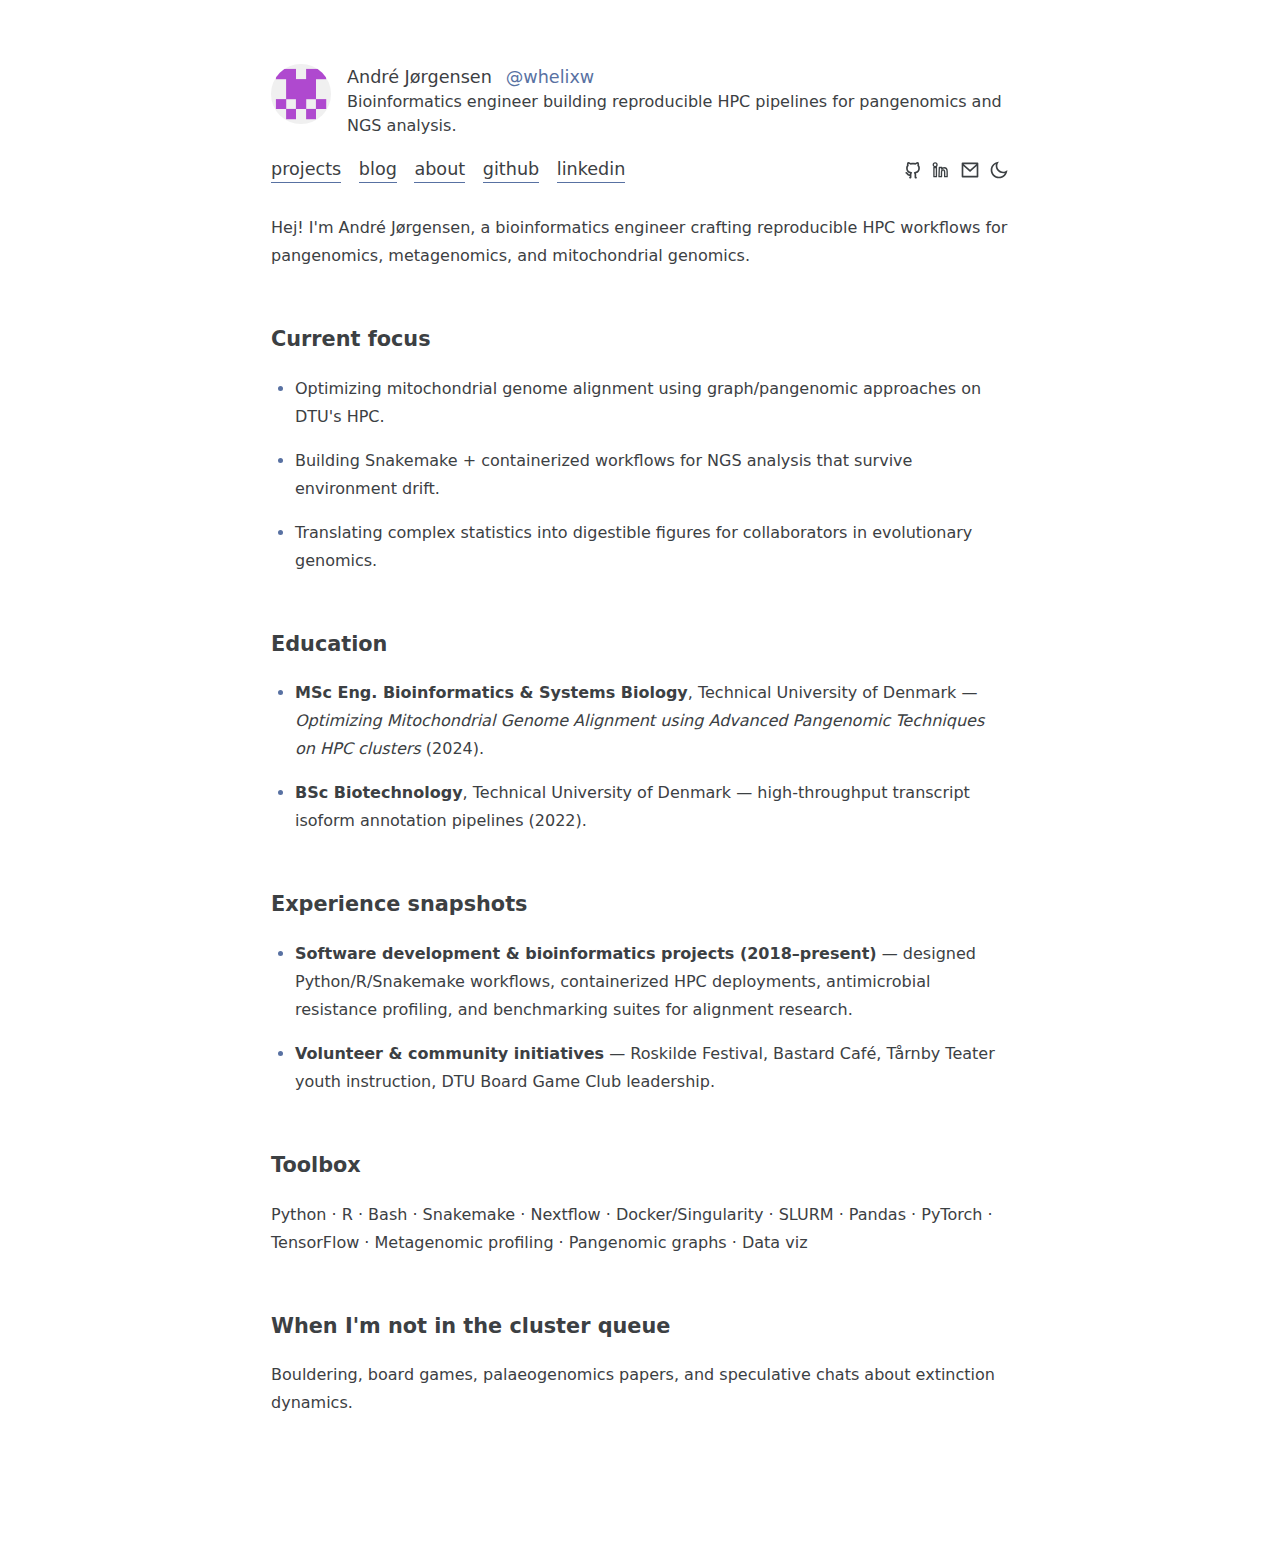
<file: index.html>
<!DOCTYPE html>

<html lang="en">

<head>
  <meta charset="utf-8">
  <meta name="viewport" content="width=device-width, initial-scale=1.0">
  <meta name="color-scheme" content="light dark">
  
  <meta name="description" content="Bioinformatics engineer focused on reproducible HPC pipelines, pangenomics, and NGS analysis.">

  <title>André Jørgensen — Bioinformatics</title>
  <link rel="icon" type="image/png" sizes="32x32" href="/img/favicon-32x32.png">
  <link rel="icon" type="image/png" sizes="16x16" href="/img/favicon-16x16.png">
  <link rel="apple-touch-icon" sizes="180x180" href="/img/apple-touch-icon.png">
  
  <style>

  /* light mode colors */
  body {
    --primary-color: #5871a2;
    --primary-pale-color: #5871a210;
    --text-color: #3C4043;
    --text-pale-color: #94969f;
    --bg-color: #ffffff; 
    --highlight-mark-color: #5f75b035;
  
    --callout-note-color: #5871a2;
    --callout-important-color: #8062b0;
    --callout-warning-color: #936e51;
    --callout-alert-color: #bc5252;
    --callout-question-color: #477389;
    --callout-tip-color: #3c8460;
  }

  /* dark mode colors */
  body.dark {
    --primary-color: #5d77ac;
    --primary-pale-color: #5d77ac20;
    --text-color: #9197a5;
    --text-pale-color: #747983;
    --bg-color: #202124;
    --highlight-mark-color: #5f75b035;

    --callout-note-color: #5d77ac;
    --callout-important-color: #8062b0;
    --callout-warning-color: #936e51;
    --callout-alert-color: #bc5252;
    --callout-question-color: #477389;
    --callout-tip-color: #3c8460;
  }

  /* typography */
  body {
    --main-font: ui-sans-serif, system-ui, -apple-system, BlinkMacSystemFont, "Segoe UI", Roboto, "Helvetica Neue", Arial, "Noto Sans", sans-serif, "Apple Color Emoji", "Segoe UI Emoji", "Segoe UI Symbol", "Noto Color Emoji";
    --code-font: ui-monospace, SFMono-Regular, Menlo, Monaco, Consolas, "Liberation Mono", "Courier New", monospace;
    --homepage-max-width: 768px;
    --main-max-width: 768px;
    --avatar-size: 60px;
    --icon-size: 20px;
    --homepage-font-size: 16px;
    --homepage-line-height: 1.75;
    --paragraph-font-size: 16px;
    --paragraph-line-height: 1.75;
    --aside-font-size: 15px;
    --img-border-radius: 0px;
    --callout-border-radius: 0px;
    --detail-border-radius: 0px;
    --dark-mode-img-brightness: 0.75;
    --dark-mode-chart-brightness: 0.75;
    --inline-code-border-radius: 2px;
    --inline-code-bg-color: var(--primary-pale-color);
    --block-code-border-radius: 0px;
    --block-code-border-color: var(--primary-color);
    --detail-border-color: var(--primary-color);
  }

</style>

  <link rel="stylesheet" href="/main.css">
  

<link id="hl" rel="stylesheet" type="text/css" href="/hl-light.css" />



  
</head>

<body class="homepage">
  <script>
    const theme = sessionStorage.getItem('theme');
    const match = window.matchMedia("(prefers-color-scheme: dark)").matches
    if ((theme && theme == 'dark') || (!theme && match)) {
      document.body.classList.add('dark');
      const hl = document.querySelector('link#hl');
      if (hl) hl.href = '/hl-dark.css';
    }
  </script>
  
<div id="wrapper">
  <main>
    <section id="info">
      <img src="img&#x2F;avatar.png" alt="avatar">
      <div id="text">
        <div>
          <span id="name">André Jørgensen</span>
          <span id="id">@whelixw</span>
          </div>
        <div id="bio"> Bioinformatics engineer building reproducible HPC pipelines for pangenomics and NGS analysis. </div>
      </div>
    </section>
    <section id="links">
      <div id="left">
        
        <a href="&#x2F;projects" class="instant">projects</a>
        
        <a href="&#x2F;blog" class="instant">blog</a>
        
        <a href="&#x2F;about" class="instant">about</a>
        
        <a href="https:&#x2F;&#x2F;github.com&#x2F;whelixw" target="_blank" rel='noreferrer noopener'>github</a>
        
        <a href="https:&#x2F;&#x2F;www.linkedin.com&#x2F;in&#x2F;andr%C3%A9-rosengaard-j%C3%B8rgensen" target="_blank" rel='noreferrer noopener'>linkedin</a>
        
      </div>
      <div id="right">
        
        <a href="https:&#x2F;&#x2F;github.com&#x2F;whelixw" aria-label="GitHub" target="_blank" rel='noreferrer noopener'>
          
          
          <svg xmlns="http://www.w3.org/2000/svg" viewBox="0 0 24 24" width="20" height="20"><path d="M5.88401 18.6531C5.58404 18.4523 5.32587 18.1972 5.0239 17.8366C4.91473 17.7062 4.47283 17.1521 4.55811 17.258C4.09533 16.6831 3.80296 16.4168 3.50156 16.3087C2.9817 16.1223 2.7114 15.5497 2.89784 15.0298C3.08428 14.51 3.65685 14.2397 4.17672 14.4261C4.92936 14.696 5.43847 15.1609 6.12425 16.0141C6.03025 15.8972 6.46364 16.4408 6.55731 16.5526C6.74784 16.7802 6.88732 16.918 6.99629 16.9909C7.20118 17.128 7.58451 17.1871 8.14709 17.1308C8.17065 16.7487 8.24136 16.378 8.34919 16.0355C5.38097 15.3101 3.70116 13.3949 3.70116 9.63947C3.70116 8.4006 4.0704 7.28368 4.75917 6.34756C4.5415 5.45368 4.57433 4.37259 5.06092 3.15611C5.1725 2.87715 5.40361 2.66314 5.69031 2.57328C5.77242 2.54949 5.81791 2.5389 5.89878 2.52648C6.70167 2.40319 7.83573 2.69681 9.31449 3.62311C10.181 3.41855 11.0885 3.31476 12.0012 3.31476C12.9129 3.31476 13.8196 3.41835 14.6854 3.62253C16.1619 2.68976 17.2986 2.39625 18.1072 2.52627C18.1919 2.53988 18.2645 2.55758 18.3249 2.57741C18.6059 2.66967 18.8316 2.88155 18.9414 3.15611C19.4279 4.37232 19.4608 5.45319 19.2433 6.34695C19.9342 7.28313 20.3012 8.39184 20.3012 9.63947C20.3012 13.3966 18.627 15.3046 15.6588 16.0318C15.7837 16.4467 15.8496 16.9103 15.8496 17.4118C15.8496 18.0763 15.8471 18.7108 15.8424 19.4223C15.8412 19.6124 15.8397 19.8156 15.8375 20.1279C16.2129 20.2107 16.5229 20.5074 16.6031 20.9086C16.7114 21.4502 16.3602 21.977 15.8186 22.0853C14.6794 22.3132 13.8353 21.5535 13.8353 20.5608C13.8353 20.4705 13.836 20.3414 13.8375 20.1142C13.8398 19.8012 13.8412 19.5987 13.8425 19.4092C13.8471 18.7017 13.8496 18.0714 13.8496 17.4118C13.8496 16.7145 13.6664 16.26 13.4237 16.0508C12.7627 15.481 13.0977 14.3971 13.965 14.2996C16.9314 13.9663 18.3012 12.8174 18.3012 9.63947C18.3012 8.68484 17.9893 7.89547 17.3881 7.23534C17.1301 6.95209 17.0567 6.54634 17.199 6.19062C17.3647 5.77639 17.4354 5.2336 17.2941 4.57678L17.2847 4.57944C16.7928 4.71861 16.1744 5.01956 15.4261 5.52826C15.182 5.69413 14.8772 5.74377 14.5932 5.66388C13.7729 5.43319 12.8913 5.31476 12.0012 5.31476C11.111 5.31476 10.2294 5.43319 9.40916 5.66388C9.12662 5.74335 8.82344 5.69468 8.57997 5.53077C7.8274 5.02414 7.2056 4.72355 6.71079 4.58352C6.56735 5.23672 6.63814 5.77758 6.80336 6.19062C6.94565 6.54634 6.87219 6.95209 6.61423 7.23534C6.01715 7.89096 5.70116 8.69352 5.70116 9.63947C5.70116 12.8114 7.07225 13.9681 10.023 14.2996C10.8883 14.3969 11.2246 15.4767 10.5675 16.048C10.3751 16.2153 10.1384 16.7799 10.1384 17.4118V20.5608C10.1384 21.5472 9.30356 22.2866 8.17878 22.0898C7.63476 21.9946 7.27093 21.4764 7.36613 20.9324C7.43827 20.5201 7.75331 20.2114 8.13841 20.1274V19.1379C7.22829 19.1991 6.47656 19.0496 5.88401 18.6531Z" fill="currentColor"></path></svg>
        </a>
        
        <a href="https:&#x2F;&#x2F;www.linkedin.com&#x2F;in&#x2F;andr%C3%A9-rosengaard-j%C3%B8rgensen" aria-label="LinkedIn" target="_blank" rel='noreferrer noopener'>
          
          
          <svg xmlns="http://www.w3.org/2000/svg" viewBox="0 0 24 24" fill="none" stroke="currentColor" stroke-width="1.6" stroke-linecap="round" stroke-linejoin="round">
  <path d="M4.98 3.5a2.25 2.25 0 11-.01 4.5 2.25 2.25 0 01.01-4.5z" />
  <path d="M3.5 9h3v11h-3z" />
  <path d="M10 9h2.9v1.8h.04c.4-.75 1.38-1.54 2.84-1.54 3.04 0 3.6 2 3.6 4.59V20h-3v-5.27c0-1.26-.02-2.88-1.76-2.88-1.76 0-2.03 1.38-2.03 2.8V20h-3z" />
</svg>

        </a>
        
        <a href="mailto:andrerosenj@gmail.com" aria-label="Email" target="_blank" rel='noreferrer noopener'>
          
          
          <svg xmlns="http://www.w3.org/2000/svg" viewBox="0 0 24 24" width="20" height="20"><path d="M3 3H21C21.5523 3 22 3.44772 22 4V20C22 20.5523 21.5523 21 21 21H3C2.44772 21 2 20.5523 2 20V4C2 3.44772 2.44772 3 3 3ZM20 7.23792L12.0718 14.338L4 7.21594V19H20V7.23792ZM4.51146 5L12.0619 11.662L19.501 5H4.51146Z" fill="currentColor"></path></svg>
        </a>
        
        
        
        <button id="theme-toggle" aria-label="theme switch" data-moon-icon="&lt;svg xmlns=&quot;http:&#x2F;&#x2F;www.w3.org&#x2F;2000&#x2F;svg&quot; viewBox=&quot;0 0 24 24&quot; width=&quot;20&quot; height=&quot;20&quot;&gt;&lt;path d=&quot;M10 7C10 10.866 13.134 14 17 14C18.9584 14 20.729 13.1957 21.9995 11.8995C22 11.933 22 11.9665 22 12C22 17.5228 17.5228 22 12 22C6.47715 22 2 17.5228 2 12C2 6.47715 6.47715 2 12 2C12.0335 2 12.067 2 12.1005 2.00049C10.8043 3.27098 10 5.04157 10 7ZM4 12C4 16.4183 7.58172 20 12 20C15.0583 20 17.7158 18.2839 19.062 15.7621C18.3945 15.9187 17.7035 16 17 16C12.0294 16 8 11.9706 8 7C8 6.29648 8.08133 5.60547 8.2379 4.938C5.71611 6.28423 4 8.9417 4 12Z&quot; fill=&quot;currentColor&quot;&gt;&lt;&#x2F;path&gt;&lt;&#x2F;svg&gt;" data-sun-icon="&lt;svg xmlns=&quot;http:&#x2F;&#x2F;www.w3.org&#x2F;2000&#x2F;svg&quot; viewBox=&quot;0 0 24 24&quot; width=&quot;20&quot; height=&quot;20&quot;&gt;&lt;path d=&quot;M12 18C8.68629 18 6 15.3137 6 12C6 8.68629 8.68629 6 12 6C15.3137 6 18 8.68629 18 12C18 15.3137 15.3137 18 12 18ZM12 16C14.2091 16 16 14.2091 16 12C16 9.79086 14.2091 8 12 8C9.79086 8 8 9.79086 8 12C8 14.2091 9.79086 16 12 16ZM11 1H13V4H11V1ZM11 20H13V23H11V20ZM3.51472 4.92893L4.92893 3.51472L7.05025 5.63604L5.63604 7.05025L3.51472 4.92893ZM16.9497 18.364L18.364 16.9497L20.4853 19.0711L19.0711 20.4853L16.9497 18.364ZM19.0711 3.51472L20.4853 4.92893L18.364 7.05025L16.9497 5.63604L19.0711 3.51472ZM5.63604 16.9497L7.05025 18.364L4.92893 20.4853L3.51472 19.0711L5.63604 16.9497ZM23 11V13H20V11H23ZM4 11V13H1V11H4Z&quot; fill=&quot;currentColor&quot;&gt;&lt;&#x2F;path&gt;&lt;&#x2F;svg&gt;">
          <svg xmlns="http://www.w3.org/2000/svg" viewBox="0 0 24 24" width="20" height="20"><path d="M10 7C10 10.866 13.134 14 17 14C18.9584 14 20.729 13.1957 21.9995 11.8995C22 11.933 22 11.9665 22 12C22 17.5228 17.5228 22 12 22C6.47715 22 2 17.5228 2 12C2 6.47715 6.47715 2 12 2C12.0335 2 12.067 2 12.1005 2.00049C10.8043 3.27098 10 5.04157 10 7ZM4 12C4 16.4183 7.58172 20 12 20C15.0583 20 17.7158 18.2839 19.062 15.7621C18.3945 15.9187 17.7035 16 17 16C12.0294 16 8 11.9706 8 7C8 6.29648 8.08133 5.60547 8.2379 4.938C5.71611 6.28423 4 8.9417 4 12Z" fill="currentColor"></path></svg>
        </button>
      </div>
    </section>
    
      <section id="brief" class="prose">
        <p>Hej! I'm André Jørgensen, a bioinformatics engineer crafting reproducible HPC workflows for pangenomics, metagenomics, and mitochondrial genomics.</p>
<h2 id="current-focus">Current focus</h2>
<ul>
<li>Optimizing mitochondrial genome alignment using graph/pangenomic approaches on DTU's HPC.</li>
<li>Building Snakemake + containerized workflows for NGS analysis that survive environment drift.</li>
<li>Translating complex statistics into digestible figures for collaborators in evolutionary genomics.</li>
</ul>
<h2 id="education">Education</h2>
<ul>
<li><strong>MSc Eng. Bioinformatics &amp; Systems Biology</strong>, Technical University of Denmark — <em>Optimizing Mitochondrial Genome Alignment using Advanced Pangenomic Techniques on HPC clusters</em> (2024).</li>
<li><strong>BSc Biotechnology</strong>, Technical University of Denmark — high-throughput transcript isoform annotation pipelines (2022).</li>
</ul>
<h2 id="experience-snapshots">Experience snapshots</h2>
<ul>
<li><strong>Software development &amp; bioinformatics projects (2018–present)</strong> — designed Python/R/Snakemake workflows, containerized HPC deployments, antimicrobial resistance profiling, and benchmarking suites for alignment research.</li>
<li><strong>Volunteer &amp; community initiatives</strong> — Roskilde Festival, Bastard Café, Tårnby Teater youth instruction, DTU Board Game Club leadership.</li>
</ul>
<h2 id="toolbox">Toolbox</h2>
<p>Python · R · Bash · Snakemake · Nextflow · Docker/Singularity · SLURM · Pandas · PyTorch · TensorFlow · Metagenomic profiling · Pangenomic graphs · Data viz</p>
<h2 id="when-i-m-not-in-the-cluster-queue">When I'm not in the cluster queue</h2>
<p>Bouldering, board games, palaeogenomics papers, and speculative chats about extinction dynamics.</p>
      </section>
    
  </main>
</div>

  
<script src="/js/lightense.min.js"></script>


  <script src="/js/main.js"></script>
</body>

</html>
</file>
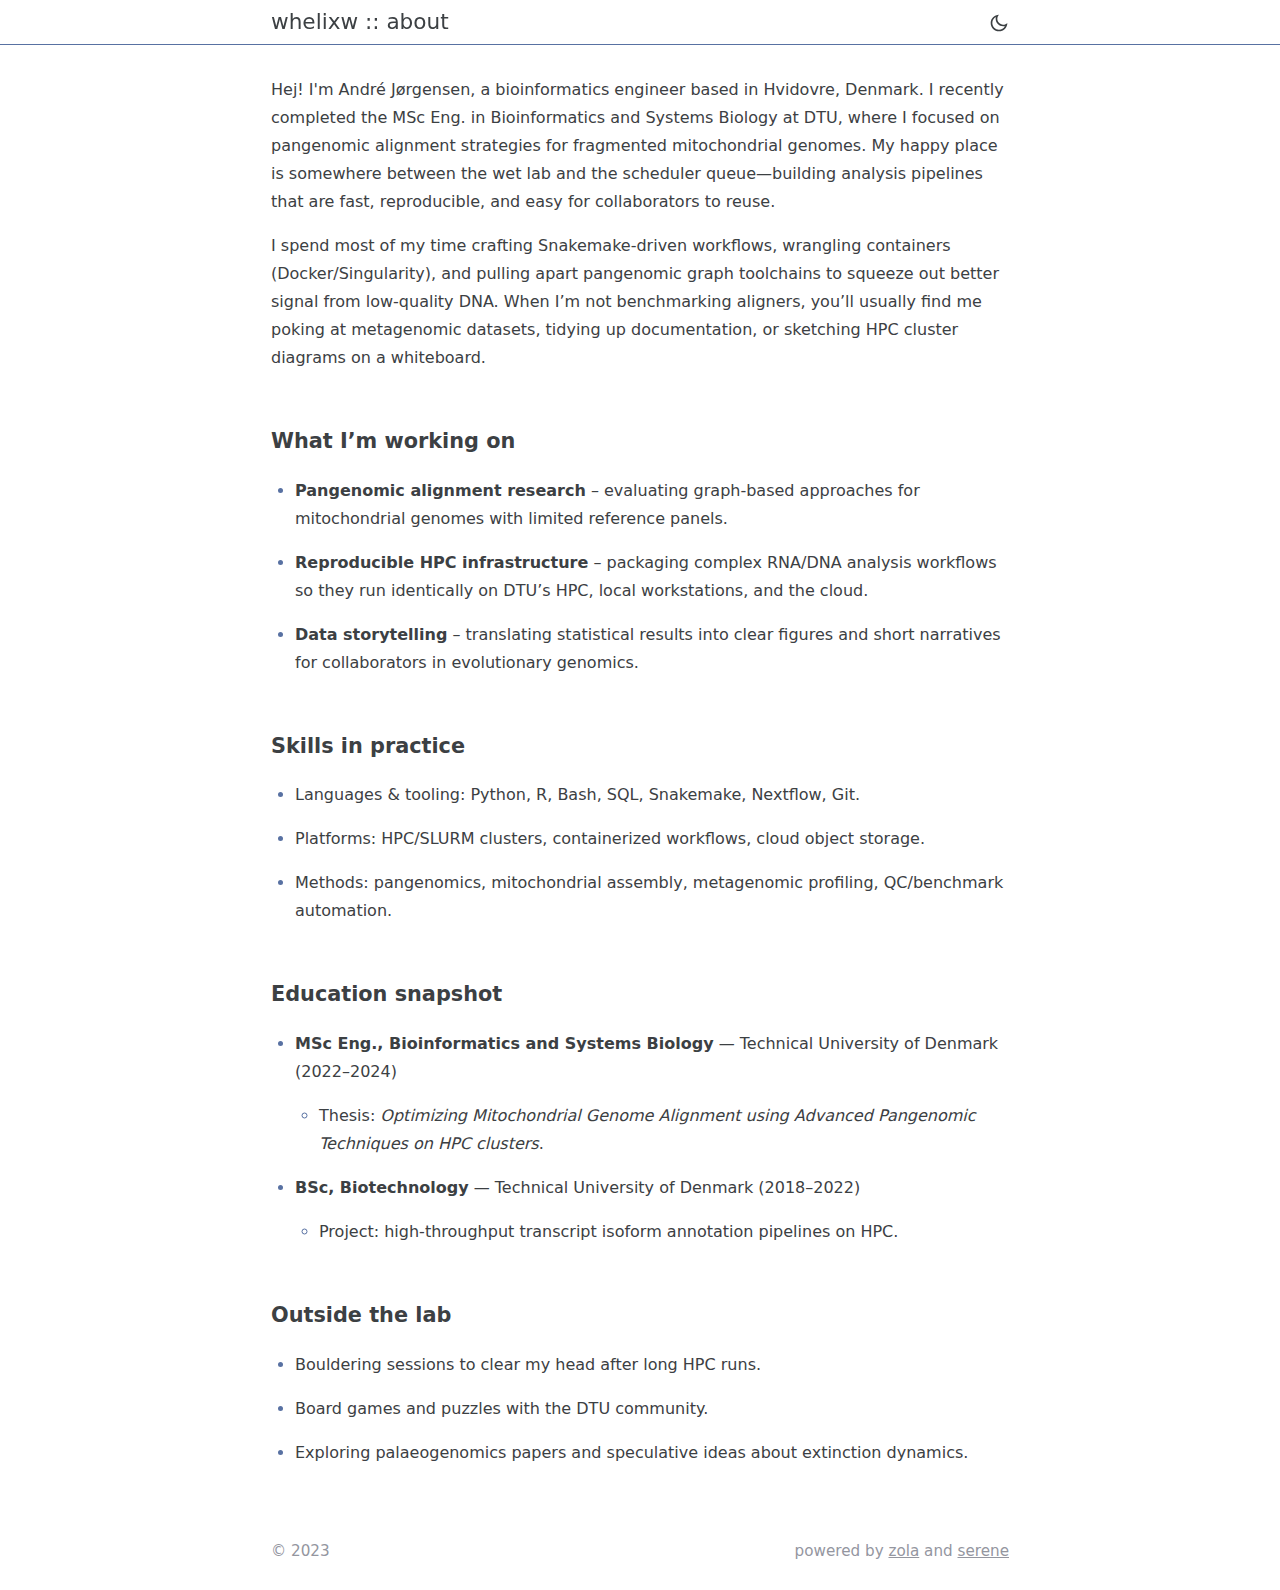
<file: about/index.html>
<!DOCTYPE html>

<html lang="en">

<head>
  <meta charset="utf-8">
  <meta name="viewport" content="width=device-width, initial-scale=1.0">
  <meta name="color-scheme" content="light dark">
  
  <meta name="description" content="How I approach bioinformatics, HPC, and collaborative science.">

  <title>About</title>
  <link rel="icon" type="image/png" sizes="32x32" href="/img/favicon-32x32.png">
  <link rel="icon" type="image/png" sizes="16x16" href="/img/favicon-16x16.png">
  <link rel="apple-touch-icon" sizes="180x180" href="/img/apple-touch-icon.png">
  
  <style>

  /* light mode colors */
  body {
    --primary-color: #5871a2;
    --primary-pale-color: #5871a210;
    --text-color: #3C4043;
    --text-pale-color: #94969f;
    --bg-color: #ffffff; 
    --highlight-mark-color: #5f75b035;
  
    --callout-note-color: #5871a2;
    --callout-important-color: #8062b0;
    --callout-warning-color: #936e51;
    --callout-alert-color: #bc5252;
    --callout-question-color: #477389;
    --callout-tip-color: #3c8460;
  }

  /* dark mode colors */
  body.dark {
    --primary-color: #5d77ac;
    --primary-pale-color: #5d77ac20;
    --text-color: #9197a5;
    --text-pale-color: #747983;
    --bg-color: #202124;
    --highlight-mark-color: #5f75b035;

    --callout-note-color: #5d77ac;
    --callout-important-color: #8062b0;
    --callout-warning-color: #936e51;
    --callout-alert-color: #bc5252;
    --callout-question-color: #477389;
    --callout-tip-color: #3c8460;
  }

  /* typography */
  body {
    --main-font: ui-sans-serif, system-ui, -apple-system, BlinkMacSystemFont, "Segoe UI", Roboto, "Helvetica Neue", Arial, "Noto Sans", sans-serif, "Apple Color Emoji", "Segoe UI Emoji", "Segoe UI Symbol", "Noto Color Emoji";
    --code-font: ui-monospace, SFMono-Regular, Menlo, Monaco, Consolas, "Liberation Mono", "Courier New", monospace;
    --homepage-max-width: 768px;
    --main-max-width: 768px;
    --avatar-size: 60px;
    --icon-size: 20px;
    --homepage-font-size: 16px;
    --homepage-line-height: 1.75;
    --paragraph-font-size: 16px;
    --paragraph-line-height: 1.75;
    --aside-font-size: 15px;
    --img-border-radius: 0px;
    --callout-border-radius: 0px;
    --detail-border-radius: 0px;
    --dark-mode-img-brightness: 0.75;
    --dark-mode-chart-brightness: 0.75;
    --inline-code-border-radius: 2px;
    --inline-code-bg-color: var(--primary-pale-color);
    --block-code-border-radius: 0px;
    --block-code-border-color: var(--primary-color);
    --detail-border-color: var(--primary-color);
  }

</style>

  <link rel="stylesheet" href="/main.css">
  

<link id="hl" rel="stylesheet" type="text/css" href="/hl-light.css" />



  
</head>

<body class="prose-page">
  <script>
    const theme = sessionStorage.getItem('theme');
    const match = window.matchMedia("(prefers-color-scheme: dark)").matches
    if ((theme && theme == 'dark') || (!theme && match)) {
      document.body.classList.add('dark');
      const hl = document.querySelector('link#hl');
      if (hl) hl.href = '/hl-dark.css';
    }
  </script>
  
<header  class="blur" >
  <div id="header-wrapper">
    <nav>
      <a class="instant" href="/">whelixw</a>
      
        <button id="toggler" class="separator" aria-label="toggle expand">::</button>
      
      
        <span class="wrap left fold">{</span>
        
        
          
        
          
        
        
        
          
          
            
          
          <a class="instant fold" href="&#x2F;projects">projects</a>
          <span class="wrap-separator fold">,</span>
        
          
          
            
          
          <a class="instant fold" href="&#x2F;blog">blog</a>
          <span class="wrap-separator fold">,</span>
        
          
          
          <a class="instant " href="&#x2F;about">about</a>
          
        
        <span class="wrap right fold">} ;</span>
      
    </nav>
    <div id="btns">
      
      
      

      

      
      
      <button id="theme-toggle" aria-label="theme switch" data-moon-icon="&lt;svg xmlns=&quot;http:&#x2F;&#x2F;www.w3.org&#x2F;2000&#x2F;svg&quot; viewBox=&quot;0 0 24 24&quot; width=&quot;20&quot; height=&quot;20&quot;&gt;&lt;path d=&quot;M10 7C10 10.866 13.134 14 17 14C18.9584 14 20.729 13.1957 21.9995 11.8995C22 11.933 22 11.9665 22 12C22 17.5228 17.5228 22 12 22C6.47715 22 2 17.5228 2 12C2 6.47715 6.47715 2 12 2C12.0335 2 12.067 2 12.1005 2.00049C10.8043 3.27098 10 5.04157 10 7ZM4 12C4 16.4183 7.58172 20 12 20C15.0583 20 17.7158 18.2839 19.062 15.7621C18.3945 15.9187 17.7035 16 17 16C12.0294 16 8 11.9706 8 7C8 6.29648 8.08133 5.60547 8.2379 4.938C5.71611 6.28423 4 8.9417 4 12Z&quot; fill=&quot;currentColor&quot;&gt;&lt;&#x2F;path&gt;&lt;&#x2F;svg&gt;" data-sun-icon="&lt;svg xmlns=&quot;http:&#x2F;&#x2F;www.w3.org&#x2F;2000&#x2F;svg&quot; viewBox=&quot;0 0 24 24&quot; width=&quot;20&quot; height=&quot;20&quot;&gt;&lt;path d=&quot;M12 18C8.68629 18 6 15.3137 6 12C6 8.68629 8.68629 6 12 6C15.3137 6 18 8.68629 18 12C18 15.3137 15.3137 18 12 18ZM12 16C14.2091 16 16 14.2091 16 12C16 9.79086 14.2091 8 12 8C9.79086 8 8 9.79086 8 12C8 14.2091 9.79086 16 12 16ZM11 1H13V4H11V1ZM11 20H13V23H11V20ZM3.51472 4.92893L4.92893 3.51472L7.05025 5.63604L5.63604 7.05025L3.51472 4.92893ZM16.9497 18.364L18.364 16.9497L20.4853 19.0711L19.0711 20.4853L16.9497 18.364ZM19.0711 3.51472L20.4853 4.92893L18.364 7.05025L16.9497 5.63604L19.0711 3.51472ZM5.63604 16.9497L7.05025 18.364L4.92893 20.4853L3.51472 19.0711L5.63604 16.9497ZM23 11V13H20V11H23ZM4 11V13H1V11H4Z&quot; fill=&quot;currentColor&quot;&gt;&lt;&#x2F;path&gt;&lt;&#x2F;svg&gt;">
        <svg xmlns="http://www.w3.org/2000/svg" viewBox="0 0 24 24" width="20" height="20"><path d="M10 7C10 10.866 13.134 14 17 14C18.9584 14 20.729 13.1957 21.9995 11.8995C22 11.933 22 11.9665 22 12C22 17.5228 17.5228 22 12 22C6.47715 22 2 17.5228 2 12C2 6.47715 6.47715 2 12 2C12.0335 2 12.067 2 12.1005 2.00049C10.8043 3.27098 10 5.04157 10 7ZM4 12C4 16.4183 7.58172 20 12 20C15.0583 20 17.7158 18.2839 19.062 15.7621C18.3945 15.9187 17.7035 16 17 16C12.0294 16 8 11.9706 8 7C8 6.29648 8.08133 5.60547 8.2379 4.938C5.71611 6.28423 4 8.9417 4 12Z" fill="currentColor"></path></svg>
      </button>

      
    </div>
  </div>
</header>



<div id="wrapper">
  <main>
    <div>
      
      
      
      <article class="prose" data-backlink-icon="&lt;svg xmlns=&quot;http:&#x2F;&#x2F;www.w3.org&#x2F;2000&#x2F;svg&quot; viewBox=&quot;0 0 24 24&quot; width=&quot;20&quot; height=&quot;20&quot;&gt;&lt;path d=&quot;M9.41421 8L18.0208 16.6066L16.6066 18.0208L8 9.41421V17H6V6H17V8H9.41421Z&quot; fill=&quot;currentColor&quot;&gt;&lt;&#x2F;path&gt;&lt;&#x2F;svg&gt;">
        <p>Hej! I'm André Jørgensen, a bioinformatics engineer based in Hvidovre, Denmark. I recently completed the MSc Eng. in Bioinformatics and Systems Biology at DTU, where I focused on pangenomic alignment strategies for fragmented mitochondrial genomes. My happy place is somewhere between the wet lab and the scheduler queue—building analysis pipelines that are fast, reproducible, and easy for collaborators to reuse.</p>
<p>I spend most of my time crafting Snakemake-driven workflows, wrangling containers (Docker/Singularity), and pulling apart pangenomic graph toolchains to squeeze out better signal from low-quality DNA. When I’m not benchmarking aligners, you’ll usually find me poking at metagenomic datasets, tidying up documentation, or sketching HPC cluster diagrams on a whiteboard.</p>
<h2 id="what-i-m-working-on">What I’m working on</h2>
<ul>
<li><strong>Pangenomic alignment research</strong> – evaluating graph-based approaches for mitochondrial genomes with limited reference panels.</li>
<li><strong>Reproducible HPC infrastructure</strong> – packaging complex RNA/DNA analysis workflows so they run identically on DTU’s HPC, local workstations, and the cloud.</li>
<li><strong>Data storytelling</strong> – translating statistical results into clear figures and short narratives for collaborators in evolutionary genomics.</li>
</ul>
<h2 id="skills-in-practice">Skills in practice</h2>
<ul>
<li>Languages &amp; tooling: Python, R, Bash, SQL, Snakemake, Nextflow, Git.</li>
<li>Platforms: HPC/SLURM clusters, containerized workflows, cloud object storage.</li>
<li>Methods: pangenomics, mitochondrial assembly, metagenomic profiling, QC/benchmark automation.</li>
</ul>
<h2 id="education-snapshot">Education snapshot</h2>
<ul>
<li><strong>MSc Eng., Bioinformatics and Systems Biology</strong> — Technical University of Denmark (2022–2024)
<ul>
<li>Thesis: <em>Optimizing Mitochondrial Genome Alignment using Advanced Pangenomic Techniques on HPC clusters</em>.</li>
</ul>
</li>
<li><strong>BSc, Biotechnology</strong> — Technical University of Denmark (2018–2022)
<ul>
<li>Project: high-throughput transcript isoform annotation pipelines on HPC.</li>
</ul>
</li>
</ul>
<h2 id="outside-the-lab">Outside the lab</h2>
<ul>
<li>Bouldering sessions to clear my head after long HPC runs.</li>
<li>Board games and puzzles with the DTU community.</li>
<li>Exploring palaeogenomics papers and speculative ideas about extinction dynamics.</li>
</ul>

      </article>

      
      
    </div>

    <footer>
  <div class="copyright">
    <p>© 2023 <your-name></p>

  </div>
  
  <div class="credits">
    powered by
    <a href="https://www.getzola.org" target="_blank" rel='noreferrer noopener'>zola</a>
    and
    <a href="https://github.com/isunjn/serene" target="_blank" rel='noreferrer noopener'>serene</a>
  </div>
  
</footer>
  </main>
</div>

  
<script src="/js/lightense.min.js"></script>


  <script src="/js/main.js"></script>
</body>

</html>
</file>
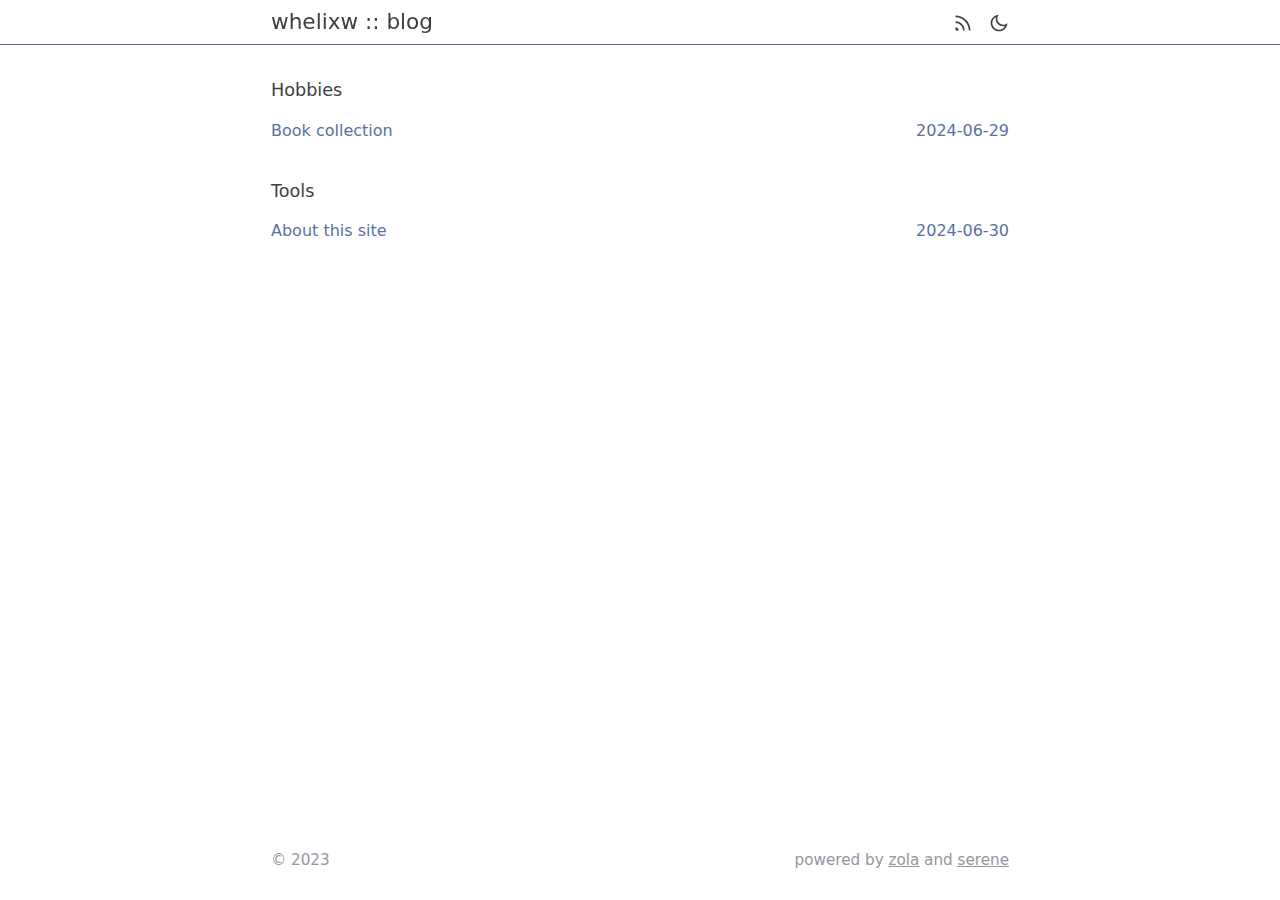
<file: blog/index.html>
<!DOCTYPE html>

<html lang="en">

<head>
  <meta charset="utf-8">
  <meta name="viewport" content="width=device-width, initial-scale=1.0">
  <meta name="color-scheme" content="light dark">
  
  <meta name="description" content="My blog site.">

  <title>My Blog</title>
  <link rel="icon" type="image/png" sizes="32x32" href="/img/favicon-32x32.png">
  <link rel="icon" type="image/png" sizes="16x16" href="/img/favicon-16x16.png">
  <link rel="apple-touch-icon" sizes="180x180" href="/img/apple-touch-icon.png">
  
  <style>

  /* light mode colors */
  body {
    --primary-color: #5871a2;
    --primary-pale-color: #5871a210;
    --text-color: #3C4043;
    --text-pale-color: #94969f;
    --bg-color: #ffffff; 
    --highlight-mark-color: #5f75b035;
  
    --callout-note-color: #5871a2;
    --callout-important-color: #8062b0;
    --callout-warning-color: #936e51;
    --callout-alert-color: #bc5252;
    --callout-question-color: #477389;
    --callout-tip-color: #3c8460;
  }

  /* dark mode colors */
  body.dark {
    --primary-color: #5d77ac;
    --primary-pale-color: #5d77ac20;
    --text-color: #9197a5;
    --text-pale-color: #747983;
    --bg-color: #202124;
    --highlight-mark-color: #5f75b035;

    --callout-note-color: #5d77ac;
    --callout-important-color: #8062b0;
    --callout-warning-color: #936e51;
    --callout-alert-color: #bc5252;
    --callout-question-color: #477389;
    --callout-tip-color: #3c8460;
  }

  /* typography */
  body {
    --main-font: ui-sans-serif, system-ui, -apple-system, BlinkMacSystemFont, "Segoe UI", Roboto, "Helvetica Neue", Arial, "Noto Sans", sans-serif, "Apple Color Emoji", "Segoe UI Emoji", "Segoe UI Symbol", "Noto Color Emoji";
    --code-font: ui-monospace, SFMono-Regular, Menlo, Monaco, Consolas, "Liberation Mono", "Courier New", monospace;
    --homepage-max-width: 768px;
    --main-max-width: 768px;
    --avatar-size: 60px;
    --icon-size: 20px;
    --homepage-font-size: 16px;
    --homepage-line-height: 1.75;
    --paragraph-font-size: 16px;
    --paragraph-line-height: 1.75;
    --aside-font-size: 15px;
    --img-border-radius: 0px;
    --callout-border-radius: 0px;
    --detail-border-radius: 0px;
    --dark-mode-img-brightness: 0.75;
    --dark-mode-chart-brightness: 0.75;
    --inline-code-border-radius: 2px;
    --inline-code-bg-color: var(--primary-pale-color);
    --block-code-border-radius: 0px;
    --block-code-border-color: var(--primary-color);
    --detail-border-color: var(--primary-color);
  }

</style>

  <link rel="stylesheet" href="/main.css">
  
  
</head>

<body class="blog">
  <script>
    const theme = sessionStorage.getItem('theme');
    const match = window.matchMedia("(prefers-color-scheme: dark)").matches
    if ((theme && theme == 'dark') || (!theme && match)) {
      document.body.classList.add('dark');
      const hl = document.querySelector('link#hl');
      if (hl) hl.href = '/hl-dark.css';
    }
  </script>
  
<header  class="blur" >
  <div id="header-wrapper">
    <nav>
      <a class="instant" href="/">whelixw</a>
      
        <button id="toggler" class="separator" aria-label="toggle expand">::</button>
      
      
        <span class="wrap left fold">{</span>
        
        
          
        
          
        
        
        
          
          
            
          
          <a class="instant fold" href="&#x2F;projects">projects</a>
          <span class="wrap-separator fold">,</span>
        
          
          
          <a class="instant " href="&#x2F;blog">blog</a>
          <span class="wrap-separator fold">,</span>
        
          
          
            
          
          <a class="instant fold" href="&#x2F;about">about</a>
          
        
        <span class="wrap right fold">} ;</span>
      
    </nav>
    <div id="btns">
      
      
      

      
      
      
        
      
      
      <a id="rss-btn" href="&#x2F;blog&#x2F;atom.xml" aria-label="rss feed"><svg xmlns="http://www.w3.org/2000/svg" viewBox="0 0 24 24" width="20" height="20"><path d="M3 17C5.20914 17 7 18.7909 7 21H3V17ZM3 10C9.07513 10 14 14.9249 14 21H12C12 16.0294 7.97056 12 3 12V10ZM3 3C12.9411 3 21 11.0589 21 21H19C19 12.1634 11.8366 5 3 5V3Z" fill="currentColor"></path></svg></a>
      
      

      
      
      <button id="theme-toggle" aria-label="theme switch" data-moon-icon="&lt;svg xmlns=&quot;http:&#x2F;&#x2F;www.w3.org&#x2F;2000&#x2F;svg&quot; viewBox=&quot;0 0 24 24&quot; width=&quot;20&quot; height=&quot;20&quot;&gt;&lt;path d=&quot;M10 7C10 10.866 13.134 14 17 14C18.9584 14 20.729 13.1957 21.9995 11.8995C22 11.933 22 11.9665 22 12C22 17.5228 17.5228 22 12 22C6.47715 22 2 17.5228 2 12C2 6.47715 6.47715 2 12 2C12.0335 2 12.067 2 12.1005 2.00049C10.8043 3.27098 10 5.04157 10 7ZM4 12C4 16.4183 7.58172 20 12 20C15.0583 20 17.7158 18.2839 19.062 15.7621C18.3945 15.9187 17.7035 16 17 16C12.0294 16 8 11.9706 8 7C8 6.29648 8.08133 5.60547 8.2379 4.938C5.71611 6.28423 4 8.9417 4 12Z&quot; fill=&quot;currentColor&quot;&gt;&lt;&#x2F;path&gt;&lt;&#x2F;svg&gt;" data-sun-icon="&lt;svg xmlns=&quot;http:&#x2F;&#x2F;www.w3.org&#x2F;2000&#x2F;svg&quot; viewBox=&quot;0 0 24 24&quot; width=&quot;20&quot; height=&quot;20&quot;&gt;&lt;path d=&quot;M12 18C8.68629 18 6 15.3137 6 12C6 8.68629 8.68629 6 12 6C15.3137 6 18 8.68629 18 12C18 15.3137 15.3137 18 12 18ZM12 16C14.2091 16 16 14.2091 16 12C16 9.79086 14.2091 8 12 8C9.79086 8 8 9.79086 8 12C8 14.2091 9.79086 16 12 16ZM11 1H13V4H11V1ZM11 20H13V23H11V20ZM3.51472 4.92893L4.92893 3.51472L7.05025 5.63604L5.63604 7.05025L3.51472 4.92893ZM16.9497 18.364L18.364 16.9497L20.4853 19.0711L19.0711 20.4853L16.9497 18.364ZM19.0711 3.51472L20.4853 4.92893L18.364 7.05025L16.9497 5.63604L19.0711 3.51472ZM5.63604 16.9497L7.05025 18.364L4.92893 20.4853L3.51472 19.0711L5.63604 16.9497ZM23 11V13H20V11H23ZM4 11V13H1V11H4Z&quot; fill=&quot;currentColor&quot;&gt;&lt;&#x2F;path&gt;&lt;&#x2F;svg&gt;">
        <svg xmlns="http://www.w3.org/2000/svg" viewBox="0 0 24 24" width="20" height="20"><path d="M10 7C10 10.866 13.134 14 17 14C18.9584 14 20.729 13.1957 21.9995 11.8995C22 11.933 22 11.9665 22 12C22 17.5228 17.5228 22 12 22C6.47715 22 2 17.5228 2 12C2 6.47715 6.47715 2 12 2C12.0335 2 12.067 2 12.1005 2.00049C10.8043 3.27098 10 5.04157 10 7ZM4 12C4 16.4183 7.58172 20 12 20C15.0583 20 17.7158 18.2839 19.062 15.7621C18.3945 15.9187 17.7035 16 17 16C12.0294 16 8 11.9706 8 7C8 6.29648 8.08133 5.60547 8.2379 4.938C5.71611 6.28423 4 8.9417 4 12Z" fill="currentColor"></path></svg>
      </button>

      
      
      
      
      
    </div>
  </div>
</header>




<dialog id="rss-mask">
  <div>
    <a href="https:&#x2F;&#x2F;whelixw.github.io&#x2F;blog&#x2F;atom.xml">https:&#x2F;&#x2F;whelixw.github.io&#x2F;blog&#x2F;atom.xml</a>
    
    
    <button autofocus aria-label="copy" data-link="https:&#x2F;&#x2F;whelixw.github.io&#x2F;blog&#x2F;atom.xml" data-copy-icon="&lt;svg xmlns=&quot;http:&#x2F;&#x2F;www.w3.org&#x2F;2000&#x2F;svg&quot; viewBox=&quot;0 0 24 24&quot; width=&quot;20&quot; height=&quot;20&quot;&gt;&lt;path d=&quot;M6.9998 6V3C6.9998 2.44772 7.44752 2 7.9998 2H19.9998C20.5521 2 20.9998 2.44772 20.9998 3V17C20.9998 17.5523 20.5521 18 19.9998 18H16.9998V20.9991C16.9998 21.5519 16.5499 22 15.993 22H4.00666C3.45059 22 3 21.5554 3 20.9991L3.0026 7.00087C3.0027 6.44811 3.45264 6 4.00942 6H6.9998ZM5.00242 8L5.00019 20H14.9998V8H5.00242ZM8.9998 6H16.9998V16H18.9998V4H8.9998V6Z&quot; fill=&quot;currentColor&quot;&gt;&lt;&#x2F;path&gt;&lt;&#x2F;svg&gt;" data-check-icon="&lt;svg xmlns=&quot;http:&#x2F;&#x2F;www.w3.org&#x2F;2000&#x2F;svg&quot; viewBox=&quot;0 0 24 24&quot; width=&quot;20&quot; height=&quot;20&quot;&gt;&lt;path d=&quot;M10.0007 15.1709L19.1931 5.97852L20.6073 7.39273L10.0007 17.9993L3.63672 11.6354L5.05093 10.2212L10.0007 15.1709Z&quot; fill=&quot;currentColor&quot;&gt;&lt;&#x2F;path&gt;&lt;&#x2F;svg&gt;" >
      <svg xmlns="http://www.w3.org/2000/svg" viewBox="0 0 24 24" width="20" height="20"><path d="M6.9998 6V3C6.9998 2.44772 7.44752 2 7.9998 2H19.9998C20.5521 2 20.9998 2.44772 20.9998 3V17C20.9998 17.5523 20.5521 18 19.9998 18H16.9998V20.9991C16.9998 21.5519 16.5499 22 15.993 22H4.00666C3.45059 22 3 21.5554 3 20.9991L3.0026 7.00087C3.0027 6.44811 3.45264 6 4.00942 6H6.9998ZM5.00242 8L5.00019 20H14.9998V8H5.00242ZM8.9998 6H16.9998V16H18.9998V4H8.9998V6Z" fill="currentColor"></path></svg>
    </button>
  </div>
</dialog>



<div id="wrapper">
  <main class="layout-list">
    
    
    
    
    <div class="category">Hobbies</div>
    <div class="post-list categorized">
      
      <a class="post instant " href="https:&#x2F;&#x2F;whelixw.github.io&#x2F;blog&#x2F;books&#x2F;">
        <span>Book collection</span>
        <span class="date">2024-06-29</span>
      </a>
      
    </div>
    
    
    
    <div class="category">Tools</div>
    <div class="post-list categorized">
      
      <a class="post instant " href="https:&#x2F;&#x2F;whelixw.github.io&#x2F;blog&#x2F;site&#x2F;">
        <span>About this site</span>
        <span class="date">2024-06-30</span>
      </a>
      
    </div>
    
    
  </main>
  <footer>
  <div class="copyright">
    <p>© 2023 <your-name></p>

  </div>
  
  <div class="credits">
    powered by
    <a href="https://www.getzola.org" target="_blank" rel='noreferrer noopener'>zola</a>
    and
    <a href="https://github.com/isunjn/serene" target="_blank" rel='noreferrer noopener'>serene</a>
  </div>
  
</footer>
</div>

  
  <script src="/js/main.js"></script>
</body>

</html>
</file>
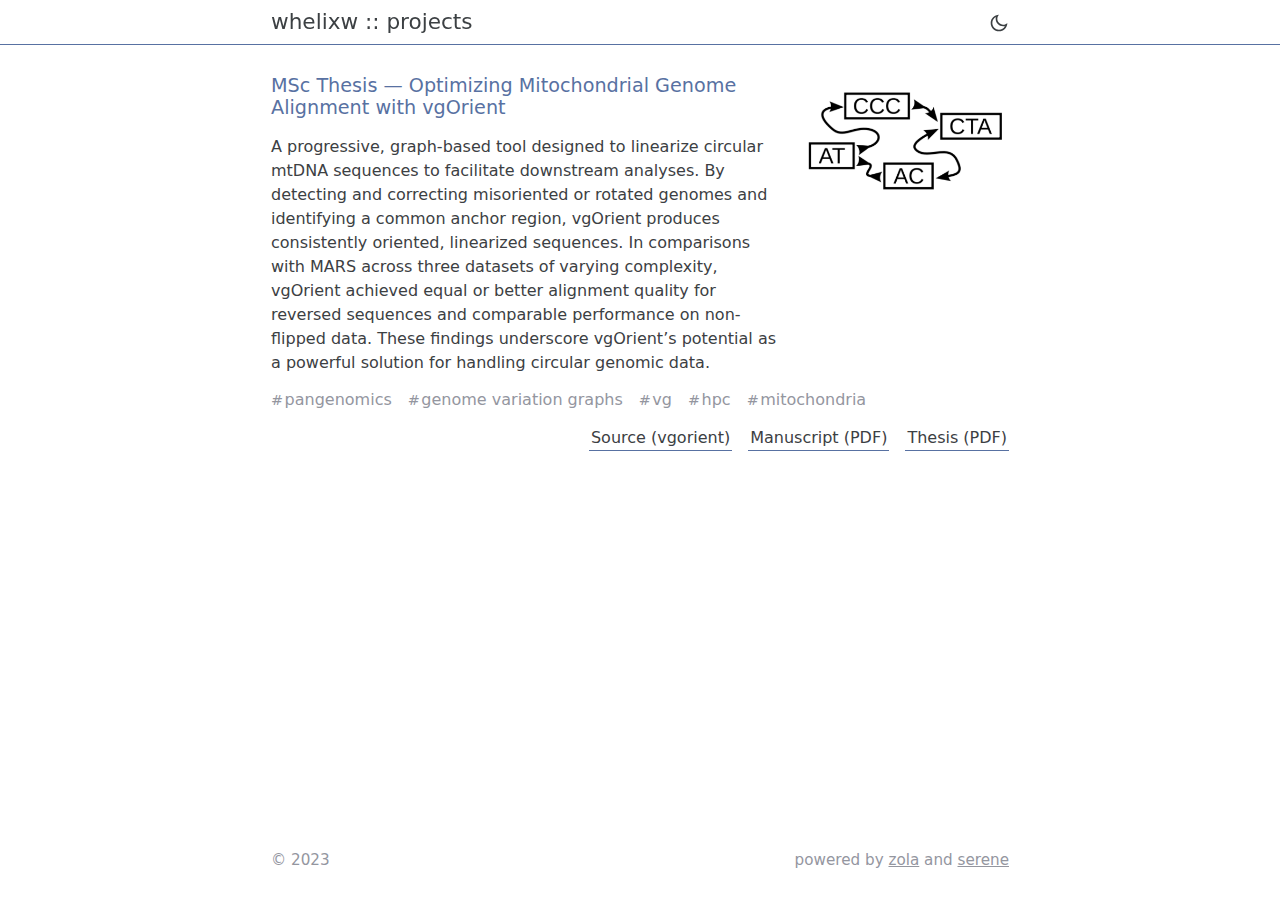
<file: projects/index.html>
<!DOCTYPE html>

<html lang="en">

<head>
  <meta charset="utf-8">
  <meta name="viewport" content="width=device-width, initial-scale=1.0">
  <meta name="color-scheme" content="light dark">
  
  <meta name="description" content="My projects page.">

  <title>My Projects</title>
  <link rel="icon" type="image/png" sizes="32x32" href="/img/favicon-32x32.png">
  <link rel="icon" type="image/png" sizes="16x16" href="/img/favicon-16x16.png">
  <link rel="apple-touch-icon" sizes="180x180" href="/img/apple-touch-icon.png">
  
  <style>

  /* light mode colors */
  body {
    --primary-color: #5871a2;
    --primary-pale-color: #5871a210;
    --text-color: #3C4043;
    --text-pale-color: #94969f;
    --bg-color: #ffffff; 
    --highlight-mark-color: #5f75b035;
  
    --callout-note-color: #5871a2;
    --callout-important-color: #8062b0;
    --callout-warning-color: #936e51;
    --callout-alert-color: #bc5252;
    --callout-question-color: #477389;
    --callout-tip-color: #3c8460;
  }

  /* dark mode colors */
  body.dark {
    --primary-color: #5d77ac;
    --primary-pale-color: #5d77ac20;
    --text-color: #9197a5;
    --text-pale-color: #747983;
    --bg-color: #202124;
    --highlight-mark-color: #5f75b035;

    --callout-note-color: #5d77ac;
    --callout-important-color: #8062b0;
    --callout-warning-color: #936e51;
    --callout-alert-color: #bc5252;
    --callout-question-color: #477389;
    --callout-tip-color: #3c8460;
  }

  /* typography */
  body {
    --main-font: ui-sans-serif, system-ui, -apple-system, BlinkMacSystemFont, "Segoe UI", Roboto, "Helvetica Neue", Arial, "Noto Sans", sans-serif, "Apple Color Emoji", "Segoe UI Emoji", "Segoe UI Symbol", "Noto Color Emoji";
    --code-font: ui-monospace, SFMono-Regular, Menlo, Monaco, Consolas, "Liberation Mono", "Courier New", monospace;
    --homepage-max-width: 768px;
    --main-max-width: 768px;
    --avatar-size: 60px;
    --icon-size: 20px;
    --homepage-font-size: 16px;
    --homepage-line-height: 1.75;
    --paragraph-font-size: 16px;
    --paragraph-line-height: 1.75;
    --aside-font-size: 15px;
    --img-border-radius: 0px;
    --callout-border-radius: 0px;
    --detail-border-radius: 0px;
    --dark-mode-img-brightness: 0.75;
    --dark-mode-chart-brightness: 0.75;
    --inline-code-border-radius: 2px;
    --inline-code-bg-color: var(--primary-pale-color);
    --block-code-border-radius: 0px;
    --block-code-border-color: var(--primary-color);
    --detail-border-color: var(--primary-color);
  }

</style>

  <link rel="stylesheet" href="/main.css">
  
  
</head>

<body class="projects">
  <script>
    const theme = sessionStorage.getItem('theme');
    const match = window.matchMedia("(prefers-color-scheme: dark)").matches
    if ((theme && theme == 'dark') || (!theme && match)) {
      document.body.classList.add('dark');
      const hl = document.querySelector('link#hl');
      if (hl) hl.href = '/hl-dark.css';
    }
  </script>
  
<header  class="blur" >
  <div id="header-wrapper">
    <nav>
      <a class="instant" href="/">whelixw</a>
      
        <button id="toggler" class="separator" aria-label="toggle expand">::</button>
      
      
        <span class="wrap left fold">{</span>
        
        
          
        
          
        
        
        
          
          
          <a class="instant " href="&#x2F;projects">projects</a>
          <span class="wrap-separator fold">,</span>
        
          
          
            
          
          <a class="instant fold" href="&#x2F;blog">blog</a>
          <span class="wrap-separator fold">,</span>
        
          
          
            
          
          <a class="instant fold" href="&#x2F;about">about</a>
          
        
        <span class="wrap right fold">} ;</span>
      
    </nav>
    <div id="btns">
      
      
      

      

      
      
      <button id="theme-toggle" aria-label="theme switch" data-moon-icon="&lt;svg xmlns=&quot;http:&#x2F;&#x2F;www.w3.org&#x2F;2000&#x2F;svg&quot; viewBox=&quot;0 0 24 24&quot; width=&quot;20&quot; height=&quot;20&quot;&gt;&lt;path d=&quot;M10 7C10 10.866 13.134 14 17 14C18.9584 14 20.729 13.1957 21.9995 11.8995C22 11.933 22 11.9665 22 12C22 17.5228 17.5228 22 12 22C6.47715 22 2 17.5228 2 12C2 6.47715 6.47715 2 12 2C12.0335 2 12.067 2 12.1005 2.00049C10.8043 3.27098 10 5.04157 10 7ZM4 12C4 16.4183 7.58172 20 12 20C15.0583 20 17.7158 18.2839 19.062 15.7621C18.3945 15.9187 17.7035 16 17 16C12.0294 16 8 11.9706 8 7C8 6.29648 8.08133 5.60547 8.2379 4.938C5.71611 6.28423 4 8.9417 4 12Z&quot; fill=&quot;currentColor&quot;&gt;&lt;&#x2F;path&gt;&lt;&#x2F;svg&gt;" data-sun-icon="&lt;svg xmlns=&quot;http:&#x2F;&#x2F;www.w3.org&#x2F;2000&#x2F;svg&quot; viewBox=&quot;0 0 24 24&quot; width=&quot;20&quot; height=&quot;20&quot;&gt;&lt;path d=&quot;M12 18C8.68629 18 6 15.3137 6 12C6 8.68629 8.68629 6 12 6C15.3137 6 18 8.68629 18 12C18 15.3137 15.3137 18 12 18ZM12 16C14.2091 16 16 14.2091 16 12C16 9.79086 14.2091 8 12 8C9.79086 8 8 9.79086 8 12C8 14.2091 9.79086 16 12 16ZM11 1H13V4H11V1ZM11 20H13V23H11V20ZM3.51472 4.92893L4.92893 3.51472L7.05025 5.63604L5.63604 7.05025L3.51472 4.92893ZM16.9497 18.364L18.364 16.9497L20.4853 19.0711L19.0711 20.4853L16.9497 18.364ZM19.0711 3.51472L20.4853 4.92893L18.364 7.05025L16.9497 5.63604L19.0711 3.51472ZM5.63604 16.9497L7.05025 18.364L4.92893 20.4853L3.51472 19.0711L5.63604 16.9497ZM23 11V13H20V11H23ZM4 11V13H1V11H4Z&quot; fill=&quot;currentColor&quot;&gt;&lt;&#x2F;path&gt;&lt;&#x2F;svg&gt;">
        <svg xmlns="http://www.w3.org/2000/svg" viewBox="0 0 24 24" width="20" height="20"><path d="M10 7C10 10.866 13.134 14 17 14C18.9584 14 20.729 13.1957 21.9995 11.8995C22 11.933 22 11.9665 22 12C22 17.5228 17.5228 22 12 22C6.47715 22 2 17.5228 2 12C2 6.47715 6.47715 2 12 2C12.0335 2 12.067 2 12.1005 2.00049C10.8043 3.27098 10 5.04157 10 7ZM4 12C4 16.4183 7.58172 20 12 20C15.0583 20 17.7158 18.2839 19.062 15.7621C18.3945 15.9187 17.7035 16 17 16C12.0294 16 8 11.9706 8 7C8 6.29648 8.08133 5.60547 8.2379 4.938C5.71611 6.28423 4 8.9417 4 12Z" fill="currentColor"></path></svg>
      </button>

      
    </div>
  </div>
</header>



<div id="wrapper">
  <main>
    
    
    <div class="proj">
      <div class="content">
        <div>
          <p class="name">MSc Thesis — Optimizing Mitochondrial Genome Alignment with vgOrient</p>
          <div class="desc"><p>A progressive, graph-based tool designed to linearize circular mtDNA sequences to facilitate downstream analyses. By detecting and correcting misoriented or rotated genomes and identifying a common anchor region, vgOrient produces consistently oriented, linearized sequences. In comparisons with MARS across three datasets of varying complexity, vgOrient achieved equal or better alignment quality for reversed sequences and comparable performance on non-flipped data. These findings underscore vgOrient’s potential as a powerful solution for handling circular genomic data.</p>
</div>
        </div>
        
        <img src="&#x2F;img&#x2F;thesis.png" alt="MSc Thesis — Optimizing Mitochondrial Genome Alignment with vgOrient" />
        
      </div>
      <div class="more">
        <div class="tags">
          
          <div><span>#</span>pangenomics</div>
          
          <div><span>#</span>genome variation graphs</div>
          
          <div><span>#</span>vg</div>
          
          <div><span>#</span>hpc</div>
          
          <div><span>#</span>mitochondria</div>
          
        </div>
        <div class="links">
          <a href="https:&#x2F;&#x2F;github.com&#x2F;whelixw&#x2F;vgorient" target="_blank" rel='noreferrer noopener'>Source (vgorient)</a>
          <a href="&#x2F;assets&#x2F;manuscript.pdf" target="_blank" rel='noreferrer noopener'>Manuscript (PDF)</a>
          <a href="&#x2F;assets&#x2F;thesis_final.pdf" target="_blank" rel='noreferrer noopener'>Thesis (PDF)</a>
          
        </div>
      </div>  
    </div>
    
  </main>
  <footer>
  <div class="copyright">
    <p>© 2023 <your-name></p>

  </div>
  
  <div class="credits">
    powered by
    <a href="https://www.getzola.org" target="_blank" rel='noreferrer noopener'>zola</a>
    and
    <a href="https://github.com/isunjn/serene" target="_blank" rel='noreferrer noopener'>serene</a>
  </div>
  
</footer></div>

  
  <script src="/js/main.js"></script>
</body>

</html>
</file>
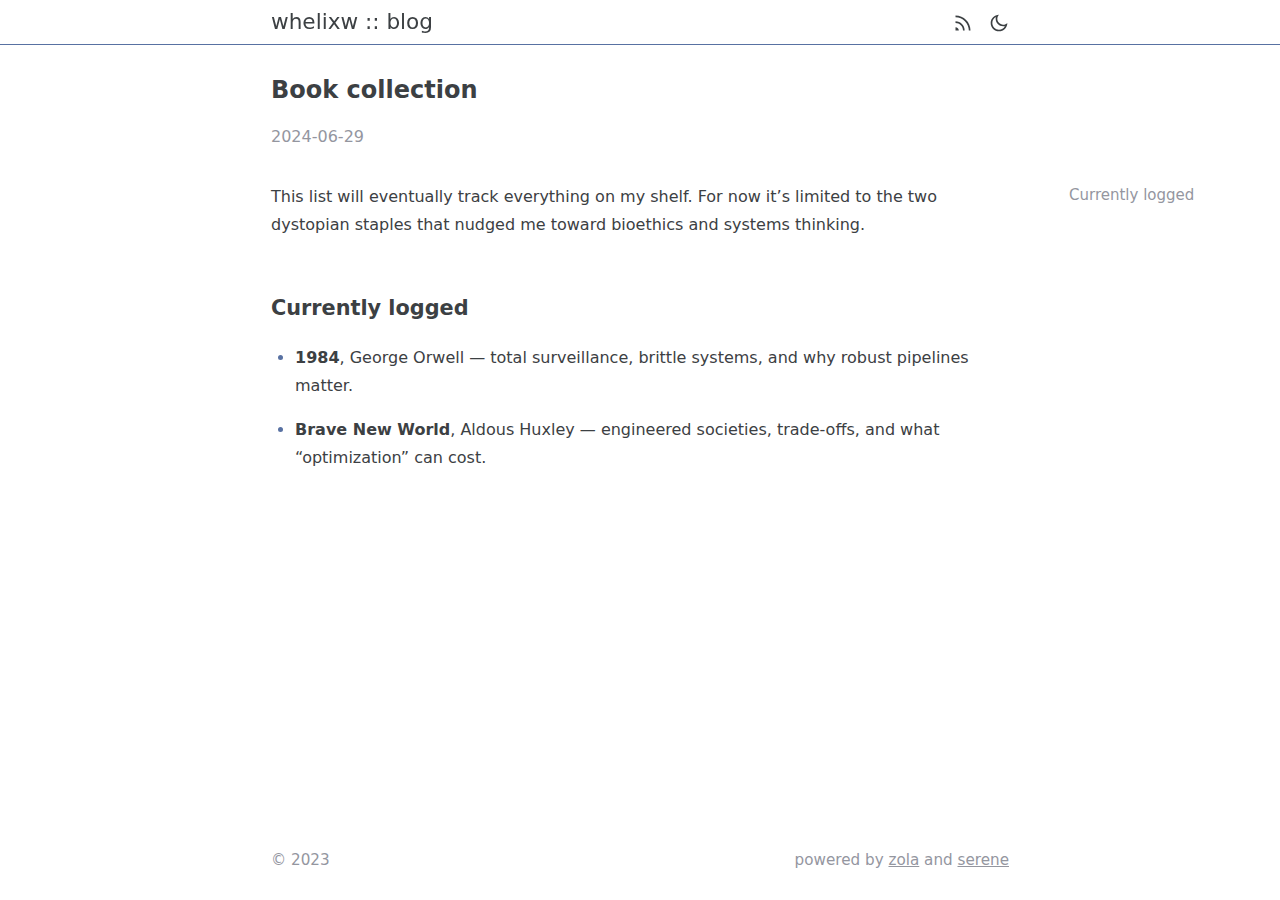
<file: blog/books/index.html>
<!DOCTYPE html>

<html lang="en">

<head>
  <meta charset="utf-8">
  <meta name="viewport" content="width=device-width, initial-scale=1.0">
  <meta name="color-scheme" content="light dark">
  
  
    
  
  
  <meta name="description" content="&lt;p&gt;This list will eventually track everything on my shelf. For now it’s limited to the two dystopian staples that nudged me toward bioethics and systems thinking.&lt;&#x2F;p&gt;
">
  

  <title>Book collection</title>
  <link rel="icon" type="image/png" sizes="32x32" href="/img/favicon-32x32.png">
  <link rel="icon" type="image/png" sizes="16x16" href="/img/favicon-16x16.png">
  <link rel="apple-touch-icon" sizes="180x180" href="/img/apple-touch-icon.png">
  
  <style>

  /* light mode colors */
  body {
    --primary-color: #5871a2;
    --primary-pale-color: #5871a210;
    --text-color: #3C4043;
    --text-pale-color: #94969f;
    --bg-color: #ffffff; 
    --highlight-mark-color: #5f75b035;
  
    --callout-note-color: #5871a2;
    --callout-important-color: #8062b0;
    --callout-warning-color: #936e51;
    --callout-alert-color: #bc5252;
    --callout-question-color: #477389;
    --callout-tip-color: #3c8460;
  }

  /* dark mode colors */
  body.dark {
    --primary-color: #5d77ac;
    --primary-pale-color: #5d77ac20;
    --text-color: #9197a5;
    --text-pale-color: #747983;
    --bg-color: #202124;
    --highlight-mark-color: #5f75b035;

    --callout-note-color: #5d77ac;
    --callout-important-color: #8062b0;
    --callout-warning-color: #936e51;
    --callout-alert-color: #bc5252;
    --callout-question-color: #477389;
    --callout-tip-color: #3c8460;
  }

  /* typography */
  body {
    --main-font: ui-sans-serif, system-ui, -apple-system, BlinkMacSystemFont, "Segoe UI", Roboto, "Helvetica Neue", Arial, "Noto Sans", sans-serif, "Apple Color Emoji", "Segoe UI Emoji", "Segoe UI Symbol", "Noto Color Emoji";
    --code-font: ui-monospace, SFMono-Regular, Menlo, Monaco, Consolas, "Liberation Mono", "Courier New", monospace;
    --homepage-max-width: 768px;
    --main-max-width: 768px;
    --avatar-size: 60px;
    --icon-size: 20px;
    --homepage-font-size: 16px;
    --homepage-line-height: 1.75;
    --paragraph-font-size: 16px;
    --paragraph-line-height: 1.75;
    --aside-font-size: 15px;
    --img-border-radius: 0px;
    --callout-border-radius: 0px;
    --detail-border-radius: 0px;
    --dark-mode-img-brightness: 0.75;
    --dark-mode-chart-brightness: 0.75;
    --inline-code-border-radius: 2px;
    --inline-code-bg-color: var(--primary-pale-color);
    --block-code-border-radius: 0px;
    --block-code-border-color: var(--primary-color);
    --detail-border-color: var(--primary-color);
  }

</style>

  <link rel="stylesheet" href="/main.css">
  

<link id="hl" rel="stylesheet" type="text/css" href="/hl-light.css" />



  
</head>

<body class="post">
  <script>
    const theme = sessionStorage.getItem('theme');
    const match = window.matchMedia("(prefers-color-scheme: dark)").matches
    if ((theme && theme == 'dark') || (!theme && match)) {
      document.body.classList.add('dark');
      const hl = document.querySelector('link#hl');
      if (hl) hl.href = '/hl-dark.css';
    }
  </script>
  
<header  class="blur" >
  <div id="header-wrapper">
    <nav>
      <a class="instant" href="/">whelixw</a>
      
        <button id="toggler" class="separator" aria-label="toggle expand">::</button>
      
      
        <span class="wrap left fold">{</span>
        
        
          
        
          
        
        
        
          
          
            
          
          <a class="instant fold" href="&#x2F;projects">projects</a>
          <span class="wrap-separator fold">,</span>
        
          
          
          <a class="instant " href="&#x2F;blog">blog</a>
          <span class="wrap-separator fold">,</span>
        
          
          
            
          
          <a class="instant fold" href="&#x2F;about">about</a>
          
        
        <span class="wrap right fold">} ;</span>
      
    </nav>
    <div id="btns">
      
      
      

      
      
      
        
      
      
      <a id="rss-btn" href="&#x2F;blog&#x2F;atom.xml" aria-label="rss feed"><svg xmlns="http://www.w3.org/2000/svg" viewBox="0 0 24 24" width="20" height="20"><path d="M3 17C5.20914 17 7 18.7909 7 21H3V17ZM3 10C9.07513 10 14 14.9249 14 21H12C12 16.0294 7.97056 12 3 12V10ZM3 3C12.9411 3 21 11.0589 21 21H19C19 12.1634 11.8366 5 3 5V3Z" fill="currentColor"></path></svg></a>
      
      

      
      
      <button id="theme-toggle" aria-label="theme switch" data-moon-icon="&lt;svg xmlns=&quot;http:&#x2F;&#x2F;www.w3.org&#x2F;2000&#x2F;svg&quot; viewBox=&quot;0 0 24 24&quot; width=&quot;20&quot; height=&quot;20&quot;&gt;&lt;path d=&quot;M10 7C10 10.866 13.134 14 17 14C18.9584 14 20.729 13.1957 21.9995 11.8995C22 11.933 22 11.9665 22 12C22 17.5228 17.5228 22 12 22C6.47715 22 2 17.5228 2 12C2 6.47715 6.47715 2 12 2C12.0335 2 12.067 2 12.1005 2.00049C10.8043 3.27098 10 5.04157 10 7ZM4 12C4 16.4183 7.58172 20 12 20C15.0583 20 17.7158 18.2839 19.062 15.7621C18.3945 15.9187 17.7035 16 17 16C12.0294 16 8 11.9706 8 7C8 6.29648 8.08133 5.60547 8.2379 4.938C5.71611 6.28423 4 8.9417 4 12Z&quot; fill=&quot;currentColor&quot;&gt;&lt;&#x2F;path&gt;&lt;&#x2F;svg&gt;" data-sun-icon="&lt;svg xmlns=&quot;http:&#x2F;&#x2F;www.w3.org&#x2F;2000&#x2F;svg&quot; viewBox=&quot;0 0 24 24&quot; width=&quot;20&quot; height=&quot;20&quot;&gt;&lt;path d=&quot;M12 18C8.68629 18 6 15.3137 6 12C6 8.68629 8.68629 6 12 6C15.3137 6 18 8.68629 18 12C18 15.3137 15.3137 18 12 18ZM12 16C14.2091 16 16 14.2091 16 12C16 9.79086 14.2091 8 12 8C9.79086 8 8 9.79086 8 12C8 14.2091 9.79086 16 12 16ZM11 1H13V4H11V1ZM11 20H13V23H11V20ZM3.51472 4.92893L4.92893 3.51472L7.05025 5.63604L5.63604 7.05025L3.51472 4.92893ZM16.9497 18.364L18.364 16.9497L20.4853 19.0711L19.0711 20.4853L16.9497 18.364ZM19.0711 3.51472L20.4853 4.92893L18.364 7.05025L16.9497 5.63604L19.0711 3.51472ZM5.63604 16.9497L7.05025 18.364L4.92893 20.4853L3.51472 19.0711L5.63604 16.9497ZM23 11V13H20V11H23ZM4 11V13H1V11H4Z&quot; fill=&quot;currentColor&quot;&gt;&lt;&#x2F;path&gt;&lt;&#x2F;svg&gt;">
        <svg xmlns="http://www.w3.org/2000/svg" viewBox="0 0 24 24" width="20" height="20"><path d="M10 7C10 10.866 13.134 14 17 14C18.9584 14 20.729 13.1957 21.9995 11.8995C22 11.933 22 11.9665 22 12C22 17.5228 17.5228 22 12 22C6.47715 22 2 17.5228 2 12C2 6.47715 6.47715 2 12 2C12.0335 2 12.067 2 12.1005 2.00049C10.8043 3.27098 10 5.04157 10 7ZM4 12C4 16.4183 7.58172 20 12 20C15.0583 20 17.7158 18.2839 19.062 15.7621C18.3945 15.9187 17.7035 16 17 16C12.0294 16 8 11.9706 8 7C8 6.29648 8.08133 5.60547 8.2379 4.938C5.71611 6.28423 4 8.9417 4 12Z" fill="currentColor"></path></svg>
      </button>

      
      
      
      
      <button id="toc-toggle" aria-label="table of content">
        <svg xmlns="http://www.w3.org/2000/svg" viewBox="0 0 24 24" width="20" height="20"><path d="M3 4H21V6H3V4ZM3 11H15V13H3V11ZM3 18H21V20H3V18Z" fill="currentColor"></path></svg>
      </button>
      
      
    </div>
  </div>
</header>




<dialog id="rss-mask">
  <div>
    <a href="https:&#x2F;&#x2F;whelixw.github.io&#x2F;blog&#x2F;atom.xml">https:&#x2F;&#x2F;whelixw.github.io&#x2F;blog&#x2F;atom.xml</a>
    
    
    <button autofocus aria-label="copy" data-link="https:&#x2F;&#x2F;whelixw.github.io&#x2F;blog&#x2F;atom.xml" data-copy-icon="&lt;svg xmlns=&quot;http:&#x2F;&#x2F;www.w3.org&#x2F;2000&#x2F;svg&quot; viewBox=&quot;0 0 24 24&quot; width=&quot;20&quot; height=&quot;20&quot;&gt;&lt;path d=&quot;M6.9998 6V3C6.9998 2.44772 7.44752 2 7.9998 2H19.9998C20.5521 2 20.9998 2.44772 20.9998 3V17C20.9998 17.5523 20.5521 18 19.9998 18H16.9998V20.9991C16.9998 21.5519 16.5499 22 15.993 22H4.00666C3.45059 22 3 21.5554 3 20.9991L3.0026 7.00087C3.0027 6.44811 3.45264 6 4.00942 6H6.9998ZM5.00242 8L5.00019 20H14.9998V8H5.00242ZM8.9998 6H16.9998V16H18.9998V4H8.9998V6Z&quot; fill=&quot;currentColor&quot;&gt;&lt;&#x2F;path&gt;&lt;&#x2F;svg&gt;" data-check-icon="&lt;svg xmlns=&quot;http:&#x2F;&#x2F;www.w3.org&#x2F;2000&#x2F;svg&quot; viewBox=&quot;0 0 24 24&quot; width=&quot;20&quot; height=&quot;20&quot;&gt;&lt;path d=&quot;M10.0007 15.1709L19.1931 5.97852L20.6073 7.39273L10.0007 17.9993L3.63672 11.6354L5.05093 10.2212L10.0007 15.1709Z&quot; fill=&quot;currentColor&quot;&gt;&lt;&#x2F;path&gt;&lt;&#x2F;svg&gt;" >
      <svg xmlns="http://www.w3.org/2000/svg" viewBox="0 0 24 24" width="20" height="20"><path d="M6.9998 6V3C6.9998 2.44772 7.44752 2 7.9998 2H19.9998C20.5521 2 20.9998 2.44772 20.9998 3V17C20.9998 17.5523 20.5521 18 19.9998 18H16.9998V20.9991C16.9998 21.5519 16.5499 22 15.993 22H4.00666C3.45059 22 3 21.5554 3 20.9991L3.0026 7.00087C3.0027 6.44811 3.45264 6 4.00942 6H6.9998ZM5.00242 8L5.00019 20H14.9998V8H5.00242ZM8.9998 6H16.9998V16H18.9998V4H8.9998V6Z" fill="currentColor"></path></svg>
    </button>
  </div>
</dialog>



<div id="wrapper">
  <div id="blank"></div>
  <aside>
    
    
    <nav>
      <ul>
        
        <li>
          <a class="h2" href="#currently-logged">Currently logged</a>
          
        </li>
        
      </ul>
    </nav>
    
    
    <button id="back-to-top" aria-label="back to top">
      
      <svg xmlns="http://www.w3.org/2000/svg" viewBox="0 0 24 24" width="24" height="24"><path d="M11.9997 10.8284L7.04996 15.7782L5.63574 14.364L11.9997 8L18.3637 14.364L16.9495 15.7782L11.9997 10.8284Z" fill="currentColor"></path></svg>
    </button>
    
  </aside>
  <main>
    <div>
      
      
      
      
      <div id="copy-cfg" style="display: none;" data-copy-icon="&lt;svg xmlns=&quot;http:&#x2F;&#x2F;www.w3.org&#x2F;2000&#x2F;svg&quot; viewBox=&quot;0 0 24 24&quot; width=&quot;20&quot; height=&quot;20&quot;&gt;&lt;path d=&quot;M6.9998 6V3C6.9998 2.44772 7.44752 2 7.9998 2H19.9998C20.5521 2 20.9998 2.44772 20.9998 3V17C20.9998 17.5523 20.5521 18 19.9998 18H16.9998V20.9991C16.9998 21.5519 16.5499 22 15.993 22H4.00666C3.45059 22 3 21.5554 3 20.9991L3.0026 7.00087C3.0027 6.44811 3.45264 6 4.00942 6H6.9998ZM5.00242 8L5.00019 20H14.9998V8H5.00242ZM8.9998 6H16.9998V16H18.9998V4H8.9998V6Z&quot; fill=&quot;currentColor&quot;&gt;&lt;&#x2F;path&gt;&lt;&#x2F;svg&gt;" data-check-icon="&lt;svg xmlns=&quot;http:&#x2F;&#x2F;www.w3.org&#x2F;2000&#x2F;svg&quot; viewBox=&quot;0 0 24 24&quot; width=&quot;20&quot; height=&quot;20&quot;&gt;&lt;path d=&quot;M10.0007 15.1709L19.1931 5.97852L20.6073 7.39273L10.0007 17.9993L3.63672 11.6354L5.05093 10.2212L10.0007 15.1709Z&quot; fill=&quot;currentColor&quot;&gt;&lt;&#x2F;path&gt;&lt;&#x2F;svg&gt;"></div>
      
      
      <article class="prose" data-backlink-icon="&lt;svg xmlns=&quot;http:&#x2F;&#x2F;www.w3.org&#x2F;2000&#x2F;svg&quot; viewBox=&quot;0 0 24 24&quot; width=&quot;20&quot; height=&quot;20&quot;&gt;&lt;path d=&quot;M9.41421 8L18.0208 16.6066L16.6066 18.0208L8 9.41421V17H6V6H17V8H9.41421Z&quot; fill=&quot;currentColor&quot;&gt;&lt;&#x2F;path&gt;&lt;&#x2F;svg&gt;">
        <h1>Book collection</h1>
        <div id="post-info">
          <div id="date">
            <span id="publish">2024-06-29</span>
            </div>

          

          
        </div>

        
        

        

        

        
          <p>This list will eventually track everything on my shelf. For now it’s limited to the two dystopian staples that nudged me toward bioethics and systems thinking.</p>
<span id="continue-reading"></span><h2 id="currently-logged">Currently logged<a class="zola-anchor" href="#currently-logged" aria-label="Anchor link for: currently-logged" style="visibility: hidden;">#</a></h2>
<ul>
<li><strong>1984</strong>, George Orwell — total surveillance, brittle systems, and why robust pipelines matter.</li>
<li><strong>Brave New World</strong>, Aldous Huxley — engineered societies, trade-offs, and what “optimization” can cost.</li>
</ul>

        
      </article>

      
      
    </div>

    <footer>
  <div class="copyright">
    <p>© 2023 <your-name></p>

  </div>
  
  <div class="credits">
    powered by
    <a href="https://www.getzola.org" target="_blank" rel='noreferrer noopener'>zola</a>
    and
    <a href="https://github.com/isunjn/serene" target="_blank" rel='noreferrer noopener'>serene</a>
  </div>
  
</footer>
  </main>
</div>

  
<script src="/js/lightense.min.js"></script>


  <script src="/js/main.js"></script>
</body>

</html>
</file>
<file: main.css>
*,*::before,*::after{box-sizing:border-box}body{min-height:100%;font-family:var(--main-font);background-color:var(--bg-color);color:var(--text-color)}html{scroll-behavior:smooth}button:focus-visible,a:focus-visible{outline:var(--primary-color) solid 3px}::selection{background-color:var(--primary-color);color:var(--bg-color)}body::-webkit-scrollbar{width:6px;height:6px}::-webkit-scrollbar{width:4px;height:4px}::-webkit-scrollbar-track{background:rgba(0,0,0,0)}::-webkit-scrollbar-thumb{background:rgba(174,183,202,.631372549);border-radius:0px}::-webkit-scrollbar-thumb:hover{background:rgba(138,144,161,.631372549)}.prose h1{font-size:1.5em;font-weight:bolder;margin:1em 0 .5em 0}.prose h2{font-size:1.3em;padding-top:80px;margin-top:-45px}.prose h3{font-size:1.1em;padding-top:65px;margin-top:-45px}.prose h4{font-size:1.05em;margin:30px 0 15px 0}.prose .zola-anchor{visibility:hidden;margin-left:.75em;font-size:.85em}.prose h1,.prose h2,.prose h3,.prose h4,.prose h5,.prose h6{width:fit-content}.prose h1:hover a.zola-anchor,.prose h2:hover a.zola-anchor,.prose h3:hover a.zola-anchor,.prose h4:hover a.zola-anchor,.prose h5:hover a.zola-anchor,.prose h6:hover a.zola-anchor{visibility:visible !important}.prose p{font-size:1em;line-height:inherit;word-wrap:break-word}.prose a{border-bottom:1.5px solid var(--primary-color);color:var(--primary-color);text-decoration:none;overflow-wrap:anywhere}.prose a:hover{opacity:.8}.prose img{max-width:100%;display:block;margin:0 auto;border-radius:var(--img-border-radius)}.prose figure{margin:0 auto}.prose figcaption{width:100%;text-align:center;margin:5px auto}.prose blockquote{border-left:2px var(--text-pale-color) solid;padding-left:16px;margin:1em 0;color:var(--text-pale-color)}.prose ol,.prose ul{padding-left:1.5em}.prose li{margin:1em 0}.prose li::marker{color:var(--primary-color)}.prose hr{border:none;background-color:var(--primary-pale-color);height:3px;margin:36px 0}.prose table{width:100%;border-spacing:0;border:1px solid var(--primary-pale-color)}.prose thead{background-color:var(--primary-pale-color)}.prose th,.prose td{line-height:2;text-align:center;border:1px solid var(--primary-pale-color);padding:1px 10px}.prose p>code,.prose li>code,.prose td>code,.prose th>code{font-family:var(--code-font);font-size:.85em;padding:1px 6px;margin:0 2px;color:var(--primary-color);background-color:var(--inline-code-bg-color);border-radius:var(--inline-code-border-radius);word-wrap:break-word}.prose pre{font-size:.8em;margin:1.25em 0;padding:12px 48px 12px 16px;line-height:1.5;border:1.5px solid var(--primary-color);border-color:var(--block-code-border-color);border-radius:var(--block-code-border-radius);overflow:auto}.prose pre code{font-family:var(--code-font)}.prose pre[data-linenos]{padding:12px 48px 12px 8px}.prose pre table{width:100%;border-collapse:collapse;border:none}.prose pre table th,.prose pre table td{line-height:1.5}.prose pre table tr td:first-of-type{color:var(--text-pale-color)}.prose pre table td{padding:0;padding-right:48px;text-align:initial;border:initial}.prose pre table td:nth-of-type(1){text-align:right;user-select:none;padding-right:1em}.prose pre table td:nth-of-type(1) mark::before{left:-8px;width:calc(100% + 1em + 8px)}.prose pre mark{display:block;color:inherit;background-color:rgba(0,0,0,0);position:relative;overflow:visible}.prose pre mark::before{pointer-events:none;content:"";position:absolute;top:0;bottom:0;width:calc(100% + 48px + 48px);background-color:var(--highlight-mark-color)}.prose pre.mermaid{border:none}.prose pre>code>mark::before{width:calc(100% + 48px + 16px);left:-16px}.prose .codeblock{margin:1em 0;position:relative;overflow:auto}.prose .codeblock pre{margin:0}.prose .codeblock .copy{display:none;z-index:9;position:absolute;right:.6em;top:.6em;width:24px;height:24px;padding:2px;cursor:pointer;background:rgba(0,0,0,0);border:none;color:var(--text-pale-color)}.prose .codeblock .copy.copied,.prose .codeblock .copy:hover{display:block;color:var(--primary-color)}.prose .codeblock:hover .copy{display:block}.prose .codeblock-with-filename{margin-top:calc(0px - 1.2em - 24px - 1em - 1.5px)}.prose .codeblock-with-filename .filename{z-index:1;position:relative;top:calc(1.2em + 24px + 1em + 1.5px);padding:12px 16px;line-height:1.2;color:var(--text-pale-color);border-bottom:1.5px solid var(--primary-pale-color);pointer-events:none}.prose .codeblock-with-filename pre>code{display:inline-block;min-width:100%;margin-top:3.2em}.prose .footnote-definition{display:flex}.prose .footnote-definition .footnote-definition-label{position:static;font-size:1em;line-height:inherit;vertical-align:auto;margin-right:.5em}.prose .footnote-definition .footnote-definition-label::after{content:"."}.prose .footnote-definition p{margin:0}.prose .footnote-definition button.backlink{border:none;background:none;display:flex;align-items:center;margin-left:.5em;color:var(--primary-color);cursor:pointer}.prose .callout{line-height:inherit;margin:1.25em 0;border:1.5px solid var(--primary-color);border-radius:var(--callout-border-radius);padding:6px 12px;display:flex;gap:12px}.prose .callout .icon{height:1.75em;display:flex;align-items:center}.prose .callout .content{max-width:calc(100% - 32px)}.prose .callout .content p{margin:0}.prose .callout .content p+p{margin:.2em 0 .5em}.prose .callout.note{color:var(--callout-note-color);border-color:var(--callout-note-color)}.prose .callout.important{color:var(--callout-important-color);border-color:var(--callout-important-color)}.prose .callout.warning{color:var(--callout-warning-color);border-color:var(--callout-warning-color)}.prose .callout.alert{color:var(--callout-alert-color);border-color:var(--callout-alert-color)}.prose .callout.question{color:var(--callout-question-color);border-color:var(--callout-question-color)}.prose .callout.tip{color:var(--callout-tip-color);border-color:var(--callout-tip-color)}.prose .quote{border:none;position:relative;margin:2em 0;padding:1.5em 0 0 1.25em}.prose .quote .icon{display:block !important;position:absolute;left:0;top:0}.prose .quote .content>p:first-of-type{margin-top:0}.prose .quote .content>p:last-of-type{margin-bottom:0}.prose .quote .from{display:flex;justify-content:end;align-items:center;gap:.5em}.prose .quote .from p{margin:0}.prose details{border:1.5px solid var(--detail-border-color);border-radius:var(--detail-border-radius);margin:1em 0;padding:.5em 1em}.prose details summary span{margin-left:.25em}.prose .mermaid{background:#fff}body.dark .prose img{filter:brightness(var(--dark-mode-img-brightness))}body.dark .prose .mermaid{filter:brightness(var(--dark-mode-chart-brightness))}body.prose-page main{font-size:var(--paragraph-font-size);min-height:100vh;padding-top:30px;margin:0 auto;max-width:var(--main-max-width);display:flex;flex-direction:column;justify-content:space-between}body.prose-page article{padding:30px 15px;font-size:var(--paragraph-font-size);line-height:var(--paragraph-line-height)}body.prose-page .giscus{padding:0 15px}.layout-list .category{font-size:1.1em;margin:2em 15px 1em}.layout-list .post-list{padding:0 15px;margin-top:2em}.layout-list .post-list.categorized{margin-top:1em}.layout-list .post{display:flex;justify-content:space-between;align-items:flex-end;gap:.5em;padding:4px 0px;margin:8px 0;font-size:1em;text-decoration:none;color:var(--primary-color);-webkit-tap-highlight-color:rgba(0,0,0,0);border-bottom:1.5px solid rgba(0,0,0,0);position:relative}.layout-list .post:hover{border-bottom-color:var(--primary-color)}.layout-list .post .date{white-space:nowrap}.layout-list .post.featured::before{content:"*";position:absolute;top:0;bottom:0;left:0;transform:translateX(-200%);line-height:30px;height:100%}@media (max-width: 768px){.layout-list .post.featured::before{transform:translateX(-150%)}}.layout-list .read-more{display:flex;justify-content:end;margin:1.5em 15px 0px}.layout-list .read-more a{color:var(--primary-color);text-decoration:none;border-bottom:1.5px solid var(--primary-color)}body.homepage #wrapper{width:100%;min-height:100vh;display:flex;justify-content:center;align-items:center;font-size:var(--homepage-font-size)}body.homepage main{width:100%;max-width:var(--homepage-max-width);padding:4em 0}@media screen and (max-width: 425px){body.homepage main{padding:2em 0}}body.homepage #info{padding:0 15px;display:flex;gap:1em}body.homepage #info img{height:var(--avatar-size);width:var(--avatar-size);border-radius:50%}body.homepage #info #text{display:flex;flex-direction:column;justify-content:space-around;line-height:1.5}body.homepage #info #name,body.homepage #info #id{font-size:1.1em}body.homepage #info #id{margin-left:.5em;color:var(--primary-color)}body.homepage #info #bio{font-size:1em}body.homepage #links{padding:0 15px;margin:1em 0 1.75em;display:flex;justify-content:space-between;align-items:center;flex-wrap:wrap;gap:.5em 1em;font-size:1.1em}body.homepage #links a,body.homepage #links button{text-decoration:none;color:var(--text-color)}@media (hover: hover){body.homepage #links a:hover,body.homepage #links button:hover{color:var(--primary-color)}}body.homepage #links #left{display:flex;flex-wrap:wrap;gap:1em}body.homepage #links #left a{border-bottom:1.5px solid var(--primary-color);line-height:1.5}body.homepage #links #right{display:flex;gap:.5em;margin-left:auto}body.homepage #links #right a,body.homepage #links #right button{width:var(--icon-size);height:var(--icon-size)}body.homepage #links #right button{padding:0;border:none;background-color:rgba(0,0,0,0);cursor:pointer}@media (max-width: 425px){body.homepage #links #left{gap:.75em}}body.homepage #brief{padding:0 15px 3em;font-size:1em;line-height:var(--homepage-line-height)}@media (max-width: 425px){body.homepage #brief{padding-bottom:1.5em}}header{z-index:99;position:fixed;top:0;width:100%;height:45px;background-color:var(--bg-color);border-bottom:1.5px solid var(--primary-color)}@supports (-webkit-backdrop-filter: none) or (backdrop-filter: none){header.blur{background-color:initial;-webkit-backdrop-filter:blur(10px);backdrop-filter:blur(10px)}header #rss-mask{-webkit-backdrop-filter:blur(32px);backdrop-filter:blur(32px)}}header #header-wrapper{height:100%;max-width:var(--main-max-width);margin:0 auto;padding:0 15px;display:flex;justify-content:space-between;align-items:center;position:relative}header nav{font-size:1.35em;display:flex;align-items:center}header nav a{color:var(--text-color);text-decoration:none}header nav a:hover{color:var(--primary-color)}header nav .separator{width:24px;text-align:center;line-height:1;cursor:pointer;border:none;padding:0;background:rgba(0,0,0,0);margin:0 .1em;color:var(--text-color);-webkit-tap-highlight-color:rgba(0,0,0,0)}header nav .wrap.left{margin:0 .3em 0 -.1em}header nav .wrap.right{margin:0 0 0 .3em}header nav .wrap-separator{margin:0 .5em 0 .1em}header nav .fold{display:none}header nav .fold.shown{display:initial}header #btns{display:flex;gap:1em;align-items:center;padding-top:1.5px}header #btns a,header #btns button{width:var(--icon-size);height:var(--icon-size);border:none;background-color:rgba(0,0,0,0);padding:0;text-decoration:none;color:var(--text-color);cursor:pointer}@media (hover: hover){header #btns a:hover,header #btns button:hover{color:var(--primary-color)}}header #toc-toggle{display:none}@media (max-width: 1024px){header #toc-toggle{display:inline-block}header #toc-toggle.active{color:var(--primary-color)}}dialog#rss-mask{margin:12.5px auto;padding:0px;border:none;overflow:visible;background:rgba(0,0,0,0)}dialog#rss-mask::backdrop{background-color:initial;-webkit-backdrop-filter:blur(24px);backdrop-filter:blur(24px)}dialog#rss-mask div{width:fit-content;display:flex;justify-content:center;align-items:center;flex-wrap:wrap;gap:1em}dialog#rss-mask a{border-bottom:1.5px solid var(--primary-color);color:var(--primary-color);text-decoration:none;line-height:1.5;line-break:anywhere}dialog#rss-mask button{width:var(--icon-size);height:var(--icon-size);background:rgba(0,0,0,0);border:none;color:var(--text-pale-color);padding:0;cursor:pointer}dialog#rss-mask button.copied,dialog#rss-mask button:hover{color:var(--primary-color)}footer{font-size:.95em;padding:15px;display:flex;justify-content:center;align-items:center;flex-wrap:wrap;gap:15px;color:var(--text-pale-color)}footer .copyright{margin-right:auto}footer .credits{margin-left:auto}footer a{color:var(--text-pale-color)}@media (max-width: 374px){footer{flex-direction:column;gap:0}footer .copyright,footer .credits{margin:0}}body.blog #wrapper{margin:0 auto;max-width:var(--main-max-width);min-height:100vh;display:flex;flex-direction:column;justify-content:space-between}body.blog main{margin:45px 0}body.post #wrapper{display:flex;justify-content:space-between;font-size:var(--paragraph-font-size)}body.post #blank{order:1;position:sticky;width:calc((100% - var(--main-max-width))/2)}body.post main{order:2;width:100%;margin:0 auto;padding-top:45px;max-width:var(--main-max-width);min-height:100vh;display:flex;flex-direction:column;justify-content:space-between}body.post article{padding:0 15px 30px;font-size:var(--paragraph-font-size);line-height:var(--paragraph-line-height)}body.post article #post-info{display:flex;justify-content:space-between;align-items:center;flex-wrap:wrap;margin-bottom:1em}body.post article #date{color:var(--text-pale-color);margin-bottom:1em}body.post article #date #publish,body.post article #date #updated{margin-right:20px}body.post article #tags{margin-bottom:1em;display:flex;gap:1em;flex-wrap:wrap}body.post article #tags a{color:var(--primary-color);text-decoration:none;line-height:1.25;border-bottom:1.5px solid rgba(0,0,0,0)}body.post article #tags a span{font-size:.95em;margin-right:2px}body.post article #tags a:hover{opacity:1;border-bottom-color:var(--primary-color)}body.post article #outdate_alert.hidden{display:none}body.post .mermaid{background:#fff}body.post .giscus{padding:0 15px}body.post aside{order:3;width:calc((100% - var(--main-max-width))/2);position:sticky;margin-top:175px;top:60px;height:min-content;font-size:var(--aside-font-size)}body.post aside nav{padding:5px 15px 5px 2em;min-width:60%;overflow-y:auto;max-height:calc(100vh - 45px - 6em);scrollbar-width:none}body.post aside nav::-webkit-scrollbar{width:0}body.post aside nav:hover::-webkit-scrollbar{width:4px}body.post aside ul{list-style-type:none;padding:0;line-height:2;margin:0}body.post aside a{text-decoration:none;display:block;overflow:hidden;text-overflow:ellipsis;white-space:nowrap;color:var(--text-pale-color);position:relative;padding:0 1em}body.post aside a.h3{padding-left:2.5em;font-size:.95em}body.post aside a::before{display:block;content:"";width:2px;position:absolute;top:.6em;bottom:.7em;left:0em;background:rgba(0,0,0,0)}body.post aside a:hover,body.post aside a.active{color:var(--primary-color)}body.post aside a:hover::before{background-color:var(--primary-color)}body.post aside #back-to-top{z-index:99;height:28px;padding:0;position:fixed;bottom:1.5em;margin-left:3em;color:var(--text-pale-color);background:rgba(0,0,0,0);border:none;cursor:pointer;transform:translateY(-5px) scale(0);transition:transform .2s}body.post aside #back-to-top svg{width:28px;height:28px}body.post aside #back-to-top.shown{transform:translateY(0px) scale(1)}body.post aside #back-to-top:hover{color:var(--primary-color)}@media screen and (max-width: 1024px){body.post aside{position:fixed;z-index:99;right:-100%;top:45px;margin-top:0;min-width:275px;height:100%;background-color:var(--bg-color);box-shadow:rgba(0,0,0,.08) -2px 8px 8px 0px}body.post aside.shown{right:0}body.post aside nav{padding:1em .75em;max-height:calc(100vh - 45px)}body.post aside #back-to-top{display:none}body.post #blank{display:none}body.post main{margin:0 auto}}body.tag-list #wrapper{margin:0 auto;max-width:var(--main-max-width);min-height:100vh;display:flex;flex-direction:column;justify-content:space-between}body.tag-list main{margin:85px auto 60px}body.tag-list .title{width:min-content;font-size:1.3em;margin:0 auto}body.tag-list .tags{margin-top:2em;display:flex;justify-content:center;align-items:center;flex-wrap:wrap;font-size:1.1em}body.tag-list .tags a{color:var(--primary-color);text-decoration:none;margin:1em;line-height:1.25;border-bottom:1.5px solid rgba(0,0,0,0)}body.tag-list .tags a:hover{border-bottom-color:var(--primary-color)}body.tag-single #wrapper{margin:0 auto;max-width:var(--main-max-width);min-height:100vh;display:flex;flex-direction:column;justify-content:space-between}body.tag-single main{width:100%;margin:85px auto 60px}body.tag-single .title{width:min-content;white-space:nowrap;color:var(--text-color);font-size:1.3em;margin:0 auto;margin-bottom:40px;padding:0 0 0 60px}body.tag-single .title a{margin-left:30px;font-size:.7em;color:var(--primary-color)}body.projects #wrapper{margin:0 auto;max-width:var(--main-max-width);min-height:100vh;display:flex;flex-direction:column;justify-content:space-between}body.projects main{width:100%;margin:75px auto 0px}body.projects .proj{margin:0px 15px 45px}body.projects .proj .content{display:flex;justify-content:space-between;gap:1em}body.projects .proj .content img{max-height:125px;margin-bottom:1em}@media screen and (max-width: 425px){body.projects .proj .content img{max-height:100px}}body.projects .proj .name{font-size:1.2em;margin:0 0 15px 0;color:var(--primary-color)}body.projects .proj .desc{line-height:1.5;margin:0 0 10px 0}body.projects .proj .desc a{border-bottom:1.5px solid var(--primary-color);color:var(--primary-color);text-decoration:none}body.projects .proj .desc p>code{font-family:var(--code-font);font-size:.8em;padding:1px 6px;color:var(--primary-color);background-color:var(--primary-pale-color);border-radius:4px}body.projects .proj .more{display:flex;justify-content:space-between;align-items:center;flex-wrap:wrap;gap:1em}body.projects .proj .more .tags{display:flex;gap:.5em 1em;flex-wrap:wrap}body.projects .proj .more .tags div{color:var(--text-pale-color)}body.projects .proj .more .tags div span{font-size:.9em;margin-right:1.5px}body.projects .proj .more .links{margin-left:auto;display:flex;justify-content:end;gap:.5em 1em}body.projects .proj .more .links a{text-decoration:none;border-bottom:1.5px solid var(--primary-color);padding:0 2px;cursor:pointer;color:inherit;line-height:1.5}body.projects .proj .more .links a:visited{color:inherit}body.projects .proj .more .links a:hover{color:var(--primary-color)}body.not-found{height:100vh;height:100dvh;display:flex;justify-content:center;align-items:center}body.not-found .wrapper{display:flex;flex-direction:column;align-items:center;gap:3em}body.not-found .error{display:flex;align-items:center;gap:1em;font-size:1.5em;color:var(--text-pale-color)}body.not-found a{color:var(--primary-color);text-decoration-color:var(--primary-pale-color)}body.not-found a:hover,body.not-found a:active{text-decoration-color:var(--primary-color)}html{line-height:1.15;-webkit-text-size-adjust:100%;text-size-adjust:100%}body{margin:0}main{display:block}h1{font-size:2em;margin:.67em 0}hr{box-sizing:content-box;height:0;overflow:visible}pre{font-family:monospace,monospace;font-size:1em}a{background-color:rgba(0,0,0,0)}abbr[title]{border-bottom:none;text-decoration:underline;text-decoration:underline dotted}b,strong{font-weight:bolder}code,kbd,samp{font-family:monospace,monospace;font-size:1em}small{font-size:80%}sub,sup{font-size:75%;line-height:0;position:relative;vertical-align:baseline}sub{bottom:-.25em}sup{top:-.5em}img{border-style:none}button,input,optgroup,select,textarea{font-family:inherit;font-size:100%;line-height:1.15;margin:0}button,input{overflow:visible}button,select{text-transform:none}button,[type=button],[type=reset],[type=submit]{-webkit-appearance:button;appearance:button}button::-moz-focus-inner,[type=button]::-moz-focus-inner,[type=reset]::-moz-focus-inner,[type=submit]::-moz-focus-inner{border-style:none;padding:0}button:-moz-focusring,[type=button]:-moz-focusring,[type=reset]:-moz-focusring,[type=submit]:-moz-focusring{outline:1px dotted ButtonText}fieldset{padding:.35em .75em .625em}legend{box-sizing:border-box;color:inherit;display:table;max-width:100%;padding:0;white-space:normal}progress{vertical-align:baseline}textarea{overflow:auto}[type=checkbox],[type=radio]{box-sizing:border-box;padding:0}[type=number]::-webkit-inner-spin-button,[type=number]::-webkit-outer-spin-button{height:auto}[type=search]{-webkit-appearance:textfield;appearance:textfield;outline-offset:-2px}[type=search]::-webkit-search-decoration{-webkit-appearance:none}::-webkit-file-upload-button{-webkit-appearance:button;font:inherit}details{display:block}summary{display:list-item}template{display:none}[hidden]{display:none}
</file>
<file: hl-light.css>
/*
 * theme "Tomorrow" generated by syntect
 */

.z-code {
 color: #4d4d4c;
}

.z-comment, .z-string.z-quoted.z-double.z-block.z-python {
 color: #999999;
}
.z-keyword.z-operator.z-class, .z-constant.z-other, .z-source.z-php.z-embedded.z-line {
 color: #666969;
}
.z-variable, .z-support.z-other.z-variable, .z-string.z-other.z-link, .z-string.z-regexp, .z-entity.z-name.z-tag, .z-entity.z-other.z-attribute-name, .z-meta.z-tag, .z-declaration.z-tag {
 color: #a67878;
}
.z-constant.z-numeric, .z-constant.z-language, .z-support.z-constant, .z-constant.z-character, .z-variable.z-parameter, .z-punctuation.z-section.z-embedded, .z-keyword.z-other.z-unit {
 color: #e08355;
}
.z-type, .z-entity.z-name.z-class, .z-entity.z-name.z-type.z-class, .z-support.z-type, .z-support.z-class {
 color: #568a8f;
}
.z-string, .z-constant.z-other.z-symbol, .z-entity.z-other.z-inherited-class, .z-markup.z-heading {
 color: #85ad74;
}
.z-keyword.z-operator, .z-constant.z-other.z-color {
 color: #568a8f;
}
.z-entity.z-name.z-function, .z-meta.z-function-call, .z-support.z-function, .z-keyword.z-other.z-special-method, .z-meta.z-block-level {
 color: #4271ae;
}
.z-keyword, .z-storage, .z-storage.z-type {
 color: #8959a8;
}
.z-invalid {
 color: #ffffff;
 background-color: #df5f5f;
}
.z-meta.z-separator {
 color: #ffffff;
 background-color: #4271ae;
}
.z-invalid.z-deprecated {
 color: #ffffff;
 background-color: #8959a8;
}
.z-markup.z-inserted.z-diff, .z-meta.z-diff.z-header.z-to-file {
 color: #229545;
}
.z-markup.z-deleted.z-diff, .z-meta.z-diff.z-header.z-from-file {
 color: #c82829;
}
.z-meta.z-diff.z-header.z-from-file, .z-meta.z-diff.z-header.z-to-file {
 color: #4271ae;
}
.z-meta.z-diff.z-range {
 color: #3e999f;
font-style: italic;
}
</file>
